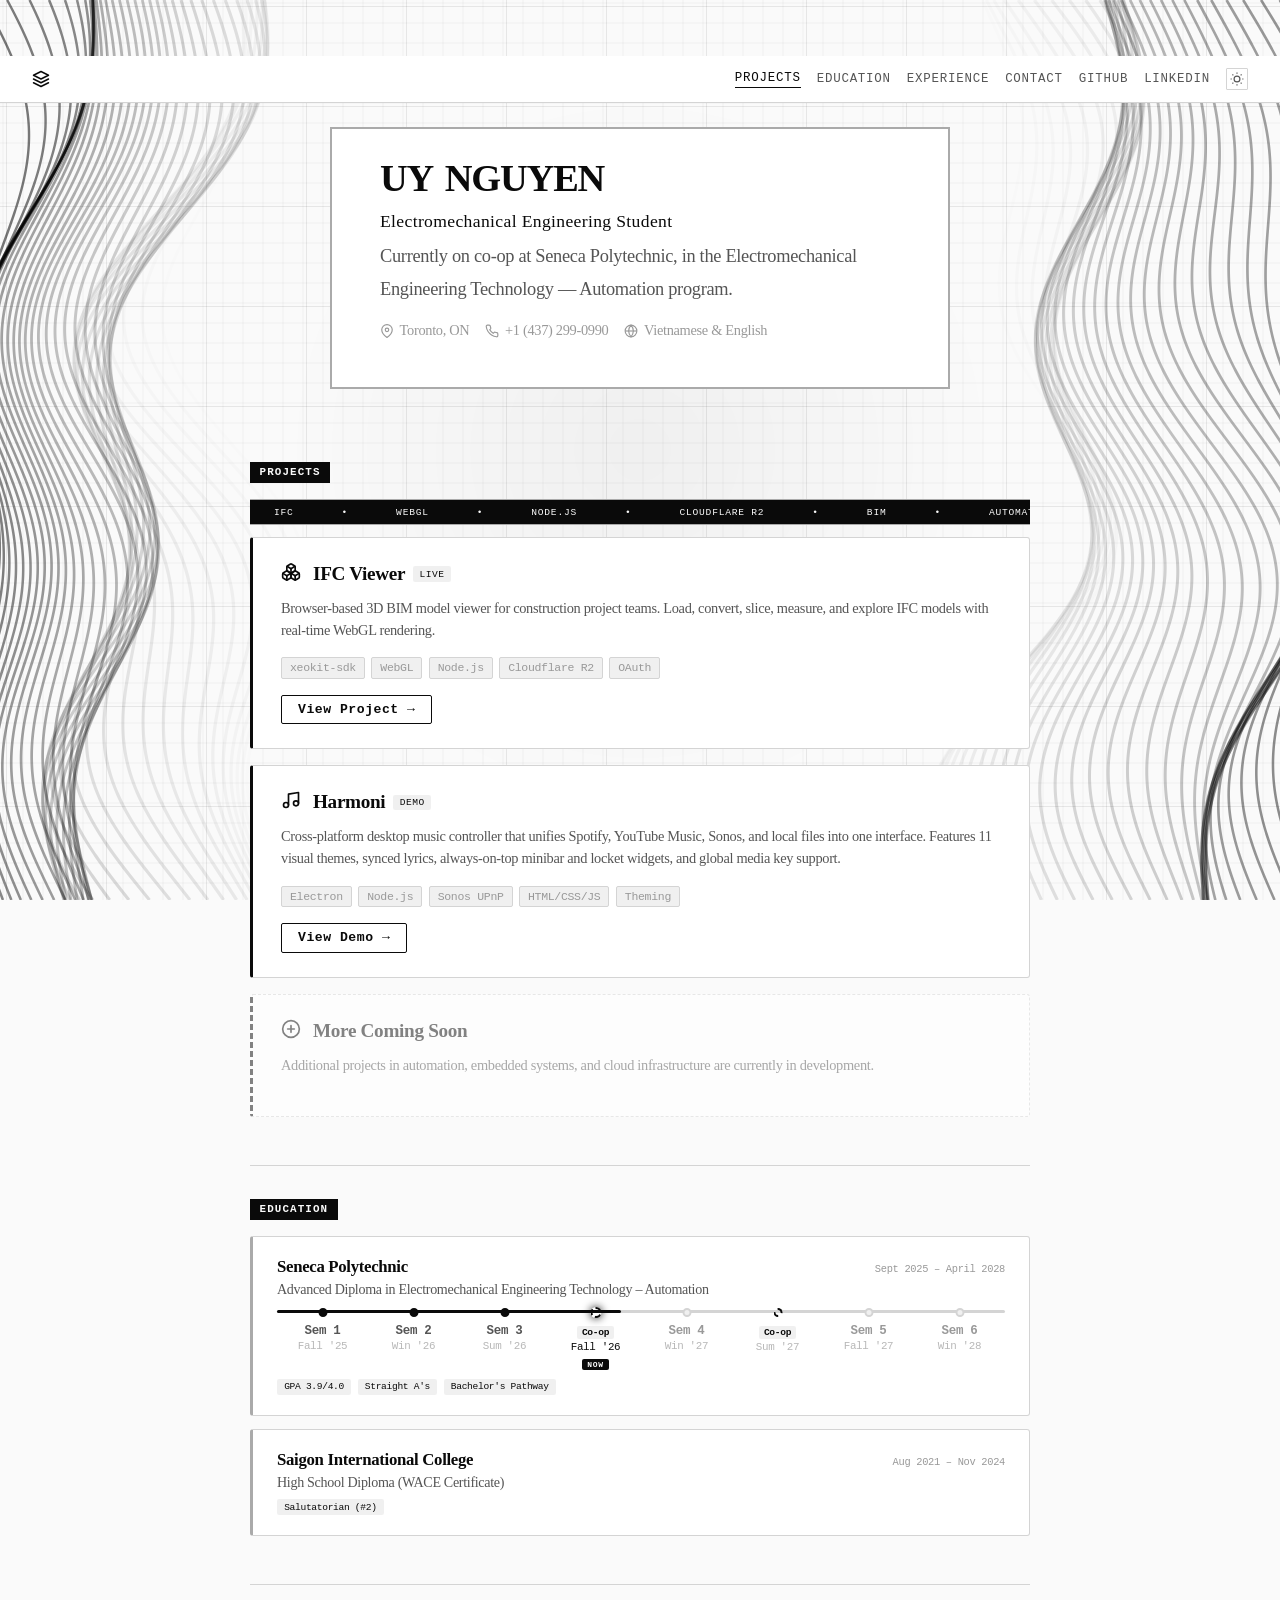
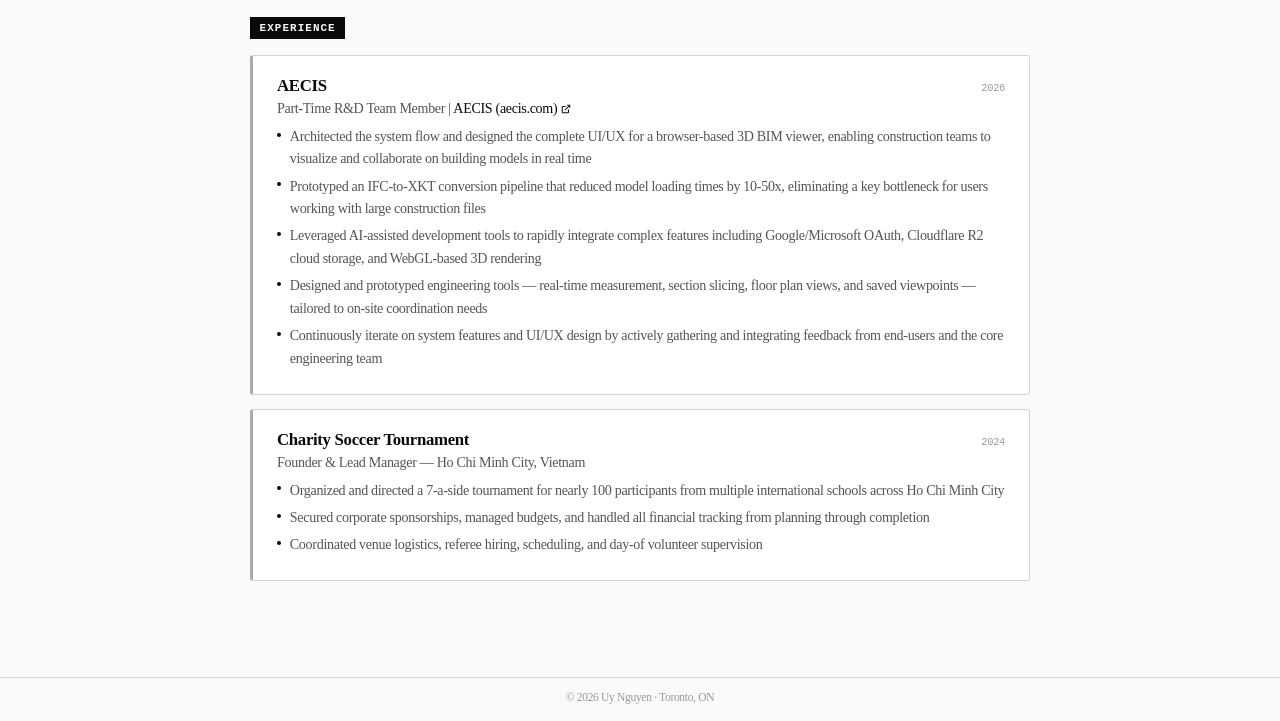
<file: index.html>
<!DOCTYPE html>
<html lang="en" style="scroll-behavior: smooth;">
<head>
    <meta charset="UTF-8">
    <meta name="viewport" content="width=device-width, initial-scale=1.0">
    <title>Uy Nguyen</title>
    <meta name="description" content="Uy Nguyen — Electromechanical Engineering & Software Development. Building tools for construction, engineering, and the built environment.">
    <meta name="author" content="Uy Nguyen">
    <meta property="og:title" content="Uy Nguyen — Portfolio">
    <meta property="og:description" content="Electromechanical Engineering & Software Development. 3D visualization, cloud infrastructure, and system integration.">
    <meta property="og:type" content="website">
    <meta property="og:url" content="https://uynguyen.cloud">
    <meta name="twitter:card" content="summary">
    <meta name="twitter:title" content="Uy Nguyen — Portfolio">
    <meta name="twitter:description" content="Electromechanical Engineering & Software Development.">
    <link rel="icon" id="favicon" type="image/svg+xml" href="data:image/svg+xml,%3Csvg xmlns='http://www.w3.org/2000/svg' viewBox='0 0 24 24' fill='none' stroke='%23222' stroke-width='2'%3E%3Cpolygon points='12 2 2 7 12 12 22 7 12 2'/%3E%3Cpolyline points='2 17 12 22 22 17'/%3E%3Cpolyline points='2 12 12 17 22 12'/%3E%3C/svg%3E">
    <script>
        // Adaptive favicon: dark stroke for light tabs, white stroke for dark tabs
        (function() {
            var mq = window.matchMedia('(prefers-color-scheme: dark)');
            function setFavicon(dark) {
                var color = dark ? '%23fff' : '%23222';
                document.getElementById('favicon').href = "data:image/svg+xml,%3Csvg xmlns='http://www.w3.org/2000/svg' viewBox='0 0 24 24' fill='none' stroke='" + color + "' stroke-width='2'%3E%3Cpolygon points='12 2 2 7 12 12 22 7 12 2'/%3E%3Cpolyline points='2 17 12 22 22 17'/%3E%3Cpolyline points='2 12 12 17 22 12'/%3E%3C/svg%3E";
            }
            setFavicon(mq.matches);
            mq.addEventListener('change', function(e) { setFavicon(e.matches); });
        })();
    </script>
    <link rel="stylesheet" href="style.css">
    <script>
        // Theme initialization — runs before paint
        (function() {
            const saved = localStorage.getItem('portfolio-theme');
            if (saved === 'light' || (!saved && window.matchMedia('(prefers-color-scheme: light)').matches)) {
                document.documentElement.classList.add('theme-light');
            }
        })();
    </script>
</head>
<body>

    <!-- Interactive wave canvas (full-screen, sides only) -->
    <canvas id="wave-canvas" aria-hidden="true"></canvas>

    <!-- Header (fixed to viewport) -->
    <header class="header">
        <div class="header-left">
            <svg width="18" height="18" viewBox="0 0 24 24" fill="none" stroke="currentColor" stroke-width="2" stroke-linecap="round" stroke-linejoin="round">
                <polygon points="12 2 2 7 12 12 22 7 12 2"></polygon>
                <polyline points="2 17 12 22 22 17"></polyline>
                <polyline points="2 12 12 17 22 12"></polyline>
            </svg>
        </div>
        <div class="header-right">
            <a href="#projects" class="header-link nav-link">Projects</a>
            <a href="#education" class="header-link nav-link">Education</a>
            <a href="#experience" class="header-link nav-link">Experience</a>
            <a href="#" class="header-link contact-copy" id="contact-link" title="Click to copy email" onclick="event.preventDefault(); (function(){ var el=document.getElementById('contact-link'); var live=document.getElementById('copy-announce'); function done(){ el.textContent='Copied!'; live.textContent='Email copied to clipboard'; setTimeout(function(){ el.textContent='Contact'; live.textContent=''; }, 2000); } if (navigator.clipboard && navigator.clipboard.writeText) { navigator.clipboard.writeText('uy@toananh.com').then(done).catch(function(){}); } else { try { var t=document.createElement('textarea'); t.value='uy@toananh.com'; t.style.position='fixed'; t.style.opacity='0'; document.body.appendChild(t); t.select(); document.execCommand('copy'); document.body.removeChild(t); done(); } catch(e){} } })();">Contact</a>
            <a href="https://github.com/uyattoananh" class="header-link" target="_blank" rel="noopener">GitHub</a>
            <a href="https://www.linkedin.com/in/uy-nguyen-40aa85375/" class="header-link" target="_blank" rel="noopener">LinkedIn</a>
            <button id="theme-toggle" class="btn-theme-toggle" title="Toggle theme" aria-label="Toggle theme">
                <svg class="icon-dark" width="14" height="14" viewBox="0 0 24 24" fill="none" stroke="currentColor" stroke-width="2"><path d="M21 12.79A9 9 0 1 1 11.21 3 7 7 0 0 0 21 12.79z"></path></svg>
                <svg class="icon-light" width="14" height="14" viewBox="0 0 24 24" fill="none" stroke="currentColor" stroke-width="2"><circle cx="12" cy="12" r="5"></circle><line x1="12" y1="1" x2="12" y2="3"></line><line x1="12" y1="21" x2="12" y2="23"></line><line x1="4.22" y1="4.22" x2="5.64" y2="5.64"></line><line x1="18.36" y1="18.36" x2="19.78" y2="19.78"></line><line x1="1" y1="12" x2="3" y2="12"></line><line x1="21" y1="12" x2="23" y2="12"></line><line x1="4.22" y1="19.78" x2="5.64" y2="18.36"></line><line x1="18.36" y1="5.64" x2="19.78" y2="4.22"></line></svg>
            </button>
        </div>
    </header>

    <!-- Framed hero area -->
    <div class="hero-frame">

        <!-- Hero -->
        <section class="hero">
            <h1 class="hero-title">Uy Nguyen</h1>
            <p class="hero-role">Electromechanical Engineering Student</p>
            <p class="hero-subtitle" id="hero-semester">Currently in my second semester at Seneca Polytechnic, studying Electromechanical Engineering Technology — Automation.</p>
            <div class="hero-details">
                <span class="hero-detail">
                    <svg width="14" height="14" viewBox="0 0 24 24" fill="none" stroke="currentColor" stroke-width="2"><path d="M21 10c0 7-9 13-9 13s-9-6-9-13a9 9 0 0 1 18 0z"></path><circle cx="12" cy="10" r="3"></circle></svg>
                    Toronto, ON
                </span>
                <span class="hero-detail">
                    <svg width="14" height="14" viewBox="0 0 24 24" fill="none" stroke="currentColor" stroke-width="2"><path d="M22 16.92v3a2 2 0 0 1-2.18 2 19.79 19.79 0 0 1-8.63-3.07 19.5 19.5 0 0 1-6-6 19.79 19.79 0 0 1-3.07-8.67A2 2 0 0 1 4.11 2h3a2 2 0 0 1 2 1.72c.127.96.361 1.903.7 2.81a2 2 0 0 1-.45 2.11L8.09 9.91a16 16 0 0 0 6 6l1.27-1.27a2 2 0 0 1 2.11-.45c.907.339 1.85.573 2.81.7A2 2 0 0 1 22 16.92z"></path></svg>
                    +1 (437) 299-0990
                </span>
                <span class="hero-detail">
                    <svg width="14" height="14" viewBox="0 0 24 24" fill="none" stroke="currentColor" stroke-width="2"><circle cx="12" cy="12" r="10"></circle><line x1="2" y1="12" x2="22" y2="12"></line><path d="M12 2a15.3 15.3 0 0 1 4 10 15.3 15.3 0 0 1-4 10 15.3 15.3 0 0 1-4-10 15.3 15.3 0 0 1 4-10z"></path></svg>
                    Vietnamese &amp; English
                </span>
            </div>
        </section>

    </div><!-- /.hero-frame -->

    <!-- Aria-live for clipboard announcements -->
    <div id="copy-announce" aria-live="polite" class="sr-only"></div>

    <!-- Main content -->
    <main class="main">

        <!-- Projects -->
        <section class="section" id="projects">
            <h2 class="section-title">Projects</h2>

            <!-- Marquee ticker -->
            <div class="marquee" aria-hidden="true">
                <div class="marquee-inner">
                    <span>IFC</span><span>•</span><span>WEBGL</span><span>•</span><span>NODE.JS</span><span>•</span><span>CLOUDFLARE R2</span><span>•</span><span>BIM</span><span>•</span><span>AUTOMATION</span><span>•</span><span>OAUTH</span><span>•</span><span>3D VISUALIZATION</span><span>•</span><span>SYSTEM INTEGRATION</span><span>•</span>
                    <span>IFC</span><span>•</span><span>WEBGL</span><span>•</span><span>NODE.JS</span><span>•</span><span>CLOUDFLARE R2</span><span>•</span><span>BIM</span><span>•</span><span>AUTOMATION</span><span>•</span><span>OAUTH</span><span>•</span><span>3D VISUALIZATION</span><span>•</span><span>SYSTEM INTEGRATION</span><span>•</span>
                </div>
            </div>

            <a href="https://ifc-viewer.uynguyen.cloud" class="project-card" target="_blank" rel="noopener">
                <div class="project-header">
                    <div class="project-icon">
                        <svg width="20" height="20" viewBox="0 0 24 24" fill="none" stroke="currentColor" stroke-width="2" stroke-linecap="round" stroke-linejoin="round">
                            <path d="M2.97 12.92A2 2 0 0 0 2 14.63v3.24a2 2 0 0 0 .97 1.71l3 1.8a2 2 0 0 0 2.06 0L12 19v-5.5l-5-3-4.03 2.42Z"></path>
                            <path d="m7 16.5-4.74-2.85"></path>
                            <path d="m7 16.5 5-3"></path>
                            <path d="M7 16.5v5.17"></path>
                            <path d="M12 13.5V19l3.97 2.38a2 2 0 0 0 2.06 0l3-1.8a2 2 0 0 0 .97-1.71v-3.24a2 2 0 0 0-.97-1.71L17 10.5l-5 3Z"></path>
                            <path d="m17 16.5-5-3"></path>
                            <path d="m17 16.5 4.74-2.85"></path>
                            <path d="M17 16.5v5.17"></path>
                            <path d="M7.97 4.42A2 2 0 0 0 7 6.13v4.37l5 3 5-3V6.13a2 2 0 0 0-.97-1.71l-3-1.8a2 2 0 0 0-2.06 0l-3 1.8Z"></path>
                            <path d="M12 8 7.26 5.15"></path>
                            <path d="m12 8 4.74-2.85"></path>
                            <path d="M12 13.5V8"></path>
                        </svg>
                    </div>
                    <div class="project-info">
                        <h3 class="project-name">IFC Viewer</h3>
                        <span class="project-status">Live</span>
                    </div>
                </div>
                <p class="project-desc">Browser-based 3D BIM model viewer for construction project teams. Load, convert, slice, measure, and explore IFC models with real-time WebGL rendering.</p>
                <div class="project-tags">
                    <span class="tag">xeokit-sdk</span>
                    <span class="tag">WebGL</span>
                    <span class="tag">Node.js</span>
                    <span class="tag">Cloudflare R2</span>
                    <span class="tag">OAuth</span>
                </div>
                <span class="project-link">View Project &rarr;</span>
            </a>

            <a href="https://harmoni.uynguyen.cloud" class="project-card" target="_blank" rel="noopener">
                <div class="project-header">
                    <div class="project-icon">
                        <svg width="20" height="20" viewBox="0 0 24 24" fill="none" stroke="currentColor" stroke-width="2" stroke-linecap="round" stroke-linejoin="round">
                            <path d="M9 18V5l12-2v13"></path>
                            <circle cx="6" cy="18" r="3"></circle>
                            <circle cx="18" cy="16" r="3"></circle>
                        </svg>
                    </div>
                    <div class="project-info">
                        <h3 class="project-name">Harmoni</h3>
                        <span class="project-status">Demo</span>
                    </div>
                </div>
                <p class="project-desc">Cross-platform desktop music controller that unifies Spotify, YouTube Music, Sonos, and local files into one interface. Features 11 visual themes, synced lyrics, always-on-top minibar and locket widgets, and global media key support.</p>
                <div class="project-tags">
                    <span class="tag">Electron</span>
                    <span class="tag">Node.js</span>
                    <span class="tag">Sonos UPnP</span>
                    <span class="tag">HTML/CSS/JS</span>
                    <span class="tag">Theming</span>
                </div>
                <span class="project-link">View Demo &rarr;</span>
            </a>

            <div class="project-card project-placeholder">
                <div class="project-header">
                    <div class="project-icon">
                        <svg width="20" height="20" viewBox="0 0 24 24" fill="none" stroke="currentColor" stroke-width="2" stroke-linecap="round" stroke-linejoin="round">
                            <circle cx="12" cy="12" r="10"></circle>
                            <line x1="12" y1="8" x2="12" y2="16"></line>
                            <line x1="8" y1="12" x2="16" y2="12"></line>
                        </svg>
                    </div>
                    <div class="project-info">
                        <h3 class="project-name">More Coming Soon</h3>
                    </div>
                </div>
                <p class="project-desc">Additional projects in automation, embedded systems, and cloud infrastructure are currently in development.</p>
            </div>
        </section>

        <!-- Education -->
        <section class="section" id="education">
            <h2 class="section-title">Education</h2>

            <div class="entry">
                <div class="entry-header">
                    <h3 class="entry-name">Seneca Polytechnic</h3>
                    <span class="entry-date">Sept 2025 – April 2028</span>
                </div>
                <p class="entry-subtitle">Advanced Diploma in Electromechanical Engineering Technology – Automation</p>

                <!-- Semester timeline: 6 semesters + 2 co-op blocks -->
                <div class="timeline">
                    <div class="timeline-track">
                        <div class="timeline-progress" style="width: 18.75%"></div>
                    </div>
                    <div class="timeline-steps">
                        <div class="tl-step completed"><span class="tl-dot"></span><span class="tl-name">Sem 1</span><span class="tl-sub">Fall '25</span></div>
                        <div class="tl-step current"><span class="tl-dot"></span><span class="tl-name">Sem 2</span><span class="tl-sub">Win '26</span><span class="tl-now">NOW</span></div>
                        <div class="tl-step"><span class="tl-dot"></span><span class="tl-name">Sem 3</span><span class="tl-sub">Sum '26</span></div>
                        <div class="tl-step coop"><span class="tl-dot"></span><span class="tl-name">Co-op</span><span class="tl-sub">Fall '26</span></div>
                        <div class="tl-step"><span class="tl-dot"></span><span class="tl-name">Sem 4</span><span class="tl-sub">Win '27</span></div>
                        <div class="tl-step coop"><span class="tl-dot"></span><span class="tl-name">Co-op</span><span class="tl-sub">Sum '27</span></div>
                        <div class="tl-step"><span class="tl-dot"></span><span class="tl-name">Sem 5</span><span class="tl-sub">Fall '27</span></div>
                        <div class="tl-step"><span class="tl-dot"></span><span class="tl-name">Sem 6</span><span class="tl-sub">Win '28</span></div>
                    </div>
                </div>

                <div class="entry-highlights">
                    <span class="highlight">GPA 3.9/4.0</span>
                    <span class="highlight">Straight A's</span>
                    <span class="highlight">Bachelor's Pathway</span>
                </div>
            </div>

            <div class="entry">
                <div class="entry-header">
                    <h3 class="entry-name">Saigon International College</h3>
                    <span class="entry-date">Aug 2021 – Nov 2024</span>
                </div>
                <p class="entry-subtitle">High School Diploma (WACE Certificate)</p>
                <div class="entry-highlights">
                    <span class="highlight">Salutatorian (#2)</span>
                </div>
            </div>
        </section>

        <!-- Experience -->
        <section class="section" id="experience">
            <h2 class="section-title">Experience</h2>

            <div class="entry">
                <div class="entry-header">
                    <h3 class="entry-name">AECIS</h3>
                    <span class="entry-date">2026</span>
                </div>
                <p class="entry-subtitle">Part-Time R&amp;D Team Member | <a href="https://aecis.com" target="_blank" rel="noopener">AECIS (aecis.com) <svg width="10" height="10" viewBox="0 0 24 24" fill="none" stroke="currentColor" stroke-width="2.5" style="vertical-align: -1px;"><path d="M18 13v6a2 2 0 0 1-2 2H5a2 2 0 0 1-2-2V8a2 2 0 0 1 2-2h6"></path><polyline points="15 3 21 3 21 9"></polyline><line x1="10" y1="14" x2="21" y2="3"></line></svg></a></p>
                <ul class="entry-list">
                    <li>Architected the system flow and designed the complete UI/UX for a browser-based 3D BIM viewer, enabling construction teams to visualize and collaborate on building models in real time</li>
                    <li>Prototyped an IFC-to-XKT conversion pipeline that reduced model loading times by 10-50x, eliminating a key bottleneck for users working with large construction files</li>
                    <li>Leveraged AI-assisted development tools to rapidly integrate complex features including Google/Microsoft OAuth, Cloudflare R2 cloud storage, and WebGL-based 3D rendering</li>
                    <li>Designed and prototyped engineering tools — real-time measurement, section slicing, floor plan views, and saved viewpoints — tailored to on-site coordination needs</li>
                    <li>Continuously iterate on system features and UI/UX design by actively gathering and integrating feedback from end-users and the core engineering team</li>
                </ul>
            </div>

            <div class="entry">
                <div class="entry-header">
                    <h3 class="entry-name">Charity Soccer Tournament</h3>
                    <span class="entry-date">2024</span>
                </div>
                <p class="entry-subtitle">Founder &amp; Lead Manager — Ho Chi Minh City, Vietnam</p>
                <ul class="entry-list">
                    <li>Organized and directed a 7-a-side tournament for nearly 100 participants from multiple international schools across Ho Chi Minh City</li>
                    <li>Secured corporate sponsorships, managed budgets, and handled all financial tracking from planning through completion</li>
                    <li>Coordinated venue logistics, referee hiring, scheduling, and day-of volunteer supervision</li>
                </ul>
            </div>
        </section>
    </main>

    <!-- Back to top -->
    <button id="back-to-top" class="btn-back-top" title="Back to top" aria-label="Back to top">
        <svg width="16" height="16" viewBox="0 0 24 24" fill="none" stroke="currentColor" stroke-width="2.5" stroke-linecap="round" stroke-linejoin="round"><polyline points="18 15 12 9 6 15"></polyline></svg>
    </button>

    <!-- Footer -->
    <footer class="footer">
        <span>&copy; <script>document.write(new Date().getFullYear())</script> Uy Nguyen &middot; Toronto, ON</span>
    </footer>

    <script>
        const toggle = document.getElementById('theme-toggle');
        toggle.addEventListener('click', () => {
            document.documentElement.classList.toggle('theme-light');
            const isLight = document.documentElement.classList.contains('theme-light');
            localStorage.setItem('portfolio-theme', isLight ? 'light' : 'dark');
        });

        // Split hero title into individual letter spans, flip one random letter at a time
        var heroTitle = document.querySelector('.hero-title');
        if (heroTitle) {
            var text = heroTitle.textContent;
            heroTitle.innerHTML = '';
            var letters = [];
            var allSpans = [];
            for (var i = 0; i < text.length; i++) {
                if (text[i] === ' ') {
                    var space = document.createElement('span');
                    space.className = 'letter-space';
                    heroTitle.appendChild(space);
                    allSpans.push(space);
                } else {
                    var span = document.createElement('span');
                    span.className = 'letter';
                    span.style.opacity = '0';
                    span.textContent = text[i];
                    heroTitle.appendChild(span);
                    letters.push(span);
                    allSpans.push(span);
                }
            }
            // Typing entrance: reveal letters one by one
            var typingDelay = 80;
            var totalTypingTime = allSpans.length * typingDelay;
            allSpans.forEach(function(el, idx) {
                setTimeout(function() {
                    el.style.opacity = '1';
                }, idx * typingDelay);
            });
            // Flip one random letter every 4-7 seconds, starts after typing finishes
            function flipRandomLetter() {
                var idx = Math.floor(Math.random() * letters.length);
                var el = letters[idx];
                var axis = Math.random() < 0.5 ? 'flip-x' : 'flip-y';
                el.classList.add(axis);
                setTimeout(function() {
                    el.classList.remove(axis);
                }, 1000);
                var next = 4000 + Math.random() * 3000;
                setTimeout(flipRandomLetter, next);
            }
            setTimeout(flipRandomLetter, totalTypingTime + 500);
        }

        // --- Auto-update semester timeline and hero text ---
        (function() {
            // Define the 8 terms in order: [label, season, startMonth, startYear, endMonth, endYear, isCoop]
            var terms = [
                { name: 'Sem 1', sub: "Fall '25", start: [2025, 8],  end: [2025, 11], coop: false, sem: 1 },
                { name: 'Sem 2', sub: "Win '26", start: [2026, 0],  end: [2026, 3],  coop: false, sem: 2 },
                { name: 'Sem 3', sub: "Sum '26", start: [2026, 4],  end: [2026, 7],  coop: false, sem: 3 },
                { name: 'Co-op', sub: "Fall '26", start: [2026, 8],  end: [2026, 11], coop: true,  sem: 0 },
                { name: 'Sem 4', sub: "Win '27", start: [2027, 0],  end: [2027, 3],  coop: false, sem: 4 },
                { name: 'Co-op', sub: "Sum '27", start: [2027, 4],  end: [2027, 7],  coop: true,  sem: 0 },
                { name: 'Sem 5', sub: "Fall '27", start: [2027, 8],  end: [2027, 11], coop: false, sem: 5 },
                { name: 'Sem 6', sub: "Win '28", start: [2028, 0],  end: [2028, 3],  coop: false, sem: 6 }
            ];

            var ordinals = ['', 'first', 'second', 'third', 'fourth', 'fifth', 'sixth'];
            var now = new Date();
            var currentIndex = -1;

            // Find current or most recent term
            for (var i = 0; i < terms.length; i++) {
                var s = new Date(terms[i].start[0], terms[i].start[1], 1);
                var e = new Date(terms[i].end[0], terms[i].end[1] + 1, 0);
                if (now >= s && now <= e) { currentIndex = i; break; }
                if (now > e) { currentIndex = i; } // most recent completed
            }

            if (currentIndex < 0) currentIndex = 0;

            var t = terms[currentIndex];
            var isActive = now >= new Date(t.start[0], t.start[1], 1) &&
                           now <= new Date(t.end[0], t.end[1] + 1, 0);

            // Update hero subtitle
            var heroSem = document.getElementById('hero-semester');
            if (heroSem) {
                if (t.coop) {
                    heroSem.textContent = 'Currently on co-op at Seneca Polytechnic, in the Electromechanical Engineering Technology \u2014 Automation program.';
                } else if (isActive) {
                    heroSem.textContent = 'Currently in my ' + ordinals[t.sem] + ' semester at Seneca Polytechnic, studying Electromechanical Engineering Technology \u2014 Automation.';
                } else if (currentIndex >= terms.length - 1) {
                    heroSem.textContent = 'Graduate of Seneca Polytechnic \u2014 Electromechanical Engineering Technology, Automation.';
                } else {
                    heroSem.textContent = 'Studying Electromechanical Engineering Technology \u2014 Automation at Seneca Polytechnic.';
                }
            }

            // Update timeline steps
            var steps = document.querySelectorAll('.tl-step');
            var progressBar = document.querySelector('.timeline-progress');

            steps.forEach(function(step, i) {
                step.classList.remove('completed', 'current');
                var nowBadge = step.querySelector('.tl-now');
                if (nowBadge) nowBadge.remove();

                if (i < currentIndex) {
                    step.classList.add('completed');
                } else if (i === currentIndex) {
                    step.classList.add(isActive ? 'current' : 'completed');
                    if (isActive) {
                        var badge = document.createElement('span');
                        badge.className = 'tl-now';
                        badge.textContent = 'NOW';
                        step.appendChild(badge);
                    }
                }
            });

            // Update progress bar: fraction through the program
            if (progressBar) {
                var progress;
                if (isActive) {
                    var termStart = new Date(t.start[0], t.start[1], 1);
                    var termEnd = new Date(t.end[0], t.end[1] + 1, 0);
                    var termFraction = (now - termStart) / (termEnd - termStart);
                    progress = ((currentIndex + termFraction) / terms.length) * 100;
                } else {
                    progress = ((currentIndex + 1) / terms.length) * 100;
                }
                progressBar.style.setProperty('width', progress + '%', 'important');
                // Also update the animate target
                progressBar.setAttribute('data-target-width', progress + '%');
            }
        })();

        // --- Wave canvas (full-screen, masked to sides) ---
        (function() {
            var canvas = document.getElementById('wave-canvas');
            if (!canvas) return;
            var ctx = canvas.getContext('2d');
            var targetX = 0.5, targetY = 0.5;
            var mouseX = 0.5, mouseY = 0.5;
            var time = 0;
            var LINE_SPACING = 8;
            var w = 0, h = 0;
            var SIDE_WIDTH = 350;

            function resize() {
                w = window.innerWidth;
                h = window.innerHeight;
                var dpr = window.devicePixelRatio;
                canvas.width = w * dpr;
                canvas.height = h * dpr;
                ctx.setTransform(dpr, 0, 0, dpr, 0, 0);
                SIDE_WIDTH = Math.min(350, w * 0.28);
                document.documentElement.style.setProperty('--wave-side-width', SIDE_WIDTH + 'px');
            }
            resize();
            window.addEventListener('resize', resize);

            document.addEventListener('mousemove', function(e) {
                targetX = e.clientX / w;
                targetY = e.clientY / h;
            });

            function draw() {
                time += 0.006;
                mouseX += (targetX - mouseX) * 0.04;
                mouseY += (targetY - mouseY) * 0.04;

                ctx.clearRect(0, 0, w, h);

                var isLight = document.documentElement.classList.contains('theme-light');
                var lineCount = Math.ceil(w / LINE_SPACING);
                var scale = Math.min(w, 900) / 600;

                for (var i = 0; i < lineCount; i++) {
                    var baseX = i * LINE_SPACING;
                    var ni = baseX / w;

                    // Gradual fade: full opacity at edges, soft transition toward center
                    var edgeFade = 0;
                    if (baseX < SIDE_WIDTH) {
                        edgeFade = Math.pow(1 - (baseX / SIDE_WIDTH), 1.5);
                    } else if (baseX > w - SIDE_WIDTH) {
                        edgeFade = Math.pow(1 - ((w - baseX) / SIDE_WIDTH), 1.5);
                    }
                    if (edgeFade <= 0.01) continue;

                    ctx.beginPath();
                    for (var y = 0; y <= h; y += 2) {
                        var ny = y / h;

                        var aspect = w / h;
                        var dx = ni - mouseX;
                        var dy = (ny - mouseY) / aspect;
                        var dist = Math.sqrt(dx * dx + dy * dy);
                        var influence = Math.exp(-dist * dist * 3);

                        // Strong base waves — always active
                        var wave = Math.sin(ny * 5 + time + i * 0.25) * 22 * scale;
                        wave += Math.sin(ny * 2.5 + time * 0.7 + i * 0.12) * 15 * scale;
                        wave += Math.sin(ny * 8 + time * 1.5 + i * 0.4) * 8 * scale;
                        wave += Math.sin(ny * 1.5 + time * 0.4 + i * 0.08) * 12 * scale;

                        // Mouse 3D bulge — wider range, stronger effect
                        var angle = Math.atan2(dy, dx);
                        wave += influence * Math.cos(angle) * 80 * scale;
                        wave += influence * Math.sin(ny * 12 + time * 3) * 40 * scale;

                        var px = baseX + wave;
                        if (y === 0) ctx.moveTo(px, y);
                        else ctx.lineTo(px, y);
                    }

                    var baseDist = Math.abs(ni - mouseX);
                    var proxAlpha = Math.min(1, 0.8 + Math.exp(-baseDist * baseDist * 4) * 0.2);
                    var lineWidth = 1.5 + Math.exp(-baseDist * baseDist * 4) * 2.5;

                    proxAlpha *= edgeFade;

                    if (isLight) {
                        ctx.strokeStyle = 'rgba(0,0,0,' + (proxAlpha * 0.6) + ')';
                    } else {
                        ctx.strokeStyle = 'rgba(255,255,255,' + (proxAlpha * 0.45) + ')';
                    }
                    ctx.lineWidth = lineWidth;
                    ctx.stroke();
                }
                requestAnimationFrame(draw);
            }
            requestAnimationFrame(draw);
        })();

        // --- Interactive effects ---

        // Mouse-tracking for parallax grid + radial glow
        let ticking = false;
        document.addEventListener('mousemove', function(e) {
            if (ticking) return;
            ticking = true;
            requestAnimationFrame(function() {
                const x = (e.clientX / window.innerWidth) * 100;
                const y = (e.clientY / window.innerHeight) * 100;
                document.body.style.setProperty('--mouse-x', x);
                document.body.style.setProperty('--mouse-y', y);
                ticking = false;
            });
        });

        // Scroll-triggered reveal for sections and footer
        var revealTargets = document.querySelectorAll('.section, .footer');
        var observer = new IntersectionObserver(function(entries) {
            entries.forEach(function(entry) {
                if (entry.isIntersecting) {
                    entry.target.classList.add('visible');
                    observer.unobserve(entry.target);
                }
            });
        }, { threshold: 0.05, rootMargin: '0px 0px -30px 0px' });

        revealTargets.forEach(function(el, i) {
            // If already in viewport on load, reveal with stagger
            var vh = window.innerHeight || document.documentElement.clientHeight;
            var rect = el.getBoundingClientRect();
            if (vh > 0 && rect.top < vh && rect.bottom > 0) {
                setTimeout(function() { el.classList.add('visible'); }, 500 + i * 150);
            } else {
                observer.observe(el);
            }
        });

        // Back to top button
        var backBtn = document.getElementById('back-to-top');
        backBtn.addEventListener('click', function() {
            window.scrollTo({ top: 0, behavior: 'smooth' });
        });

        // Active nav indicator
        var navLinks = document.querySelectorAll('.nav-link');
        var sections = document.querySelectorAll('.section[id]');

        // Header auto-hide on scroll down, show on scroll up
        var header = document.querySelector('.header');
        var lastScrollY = 0;
        var headerHeight = header.offsetHeight;

        window.addEventListener('scroll', function() {
            var scrollY = window.scrollY;

            // Back to top visibility
            if (scrollY > 400) {
                backBtn.classList.add('show');
            } else {
                backBtn.classList.remove('show');
            }

            // Header show/hide
            if (scrollY > headerHeight) {
                if (scrollY > lastScrollY + 5) {
                    header.classList.add('header-hidden');
                } else if (scrollY < lastScrollY - 5) {
                    header.classList.remove('header-hidden');
                }
            } else {
                header.classList.remove('header-hidden');
            }
            lastScrollY = scrollY;

            // Active nav highlight
            var current = '';
            sections.forEach(function(sec) {
                var top = sec.offsetTop - 100;
                if (scrollY >= top) {
                    current = sec.getAttribute('id');
                }
            });
            navLinks.forEach(function(link) {
                link.classList.remove('active');
                if (link.getAttribute('href') === '#' + current) {
                    link.classList.add('active');
                }
            });
        });

        // 3D tilt on project card hover
        document.querySelectorAll('.project-card').forEach(function(card) {
            card.addEventListener('mousemove', function(e) {
                var rect = card.getBoundingClientRect();
                var cx = e.clientX - rect.left - rect.width / 2;
                var cy = e.clientY - rect.top - rect.height / 2;
                var rotateX = -(cy / rect.height) * 6;
                var rotateY = (cx / rect.width) * 6;
                card.style.transform = 'perspective(600px) rotateX(' + rotateX + 'deg) rotateY(' + rotateY + 'deg) translateY(-3px) scale(1.01)';
            });
            card.addEventListener('mouseleave', function() {
                card.style.transform = '';
            });
        });
    </script>

</body>
</html>
</file>
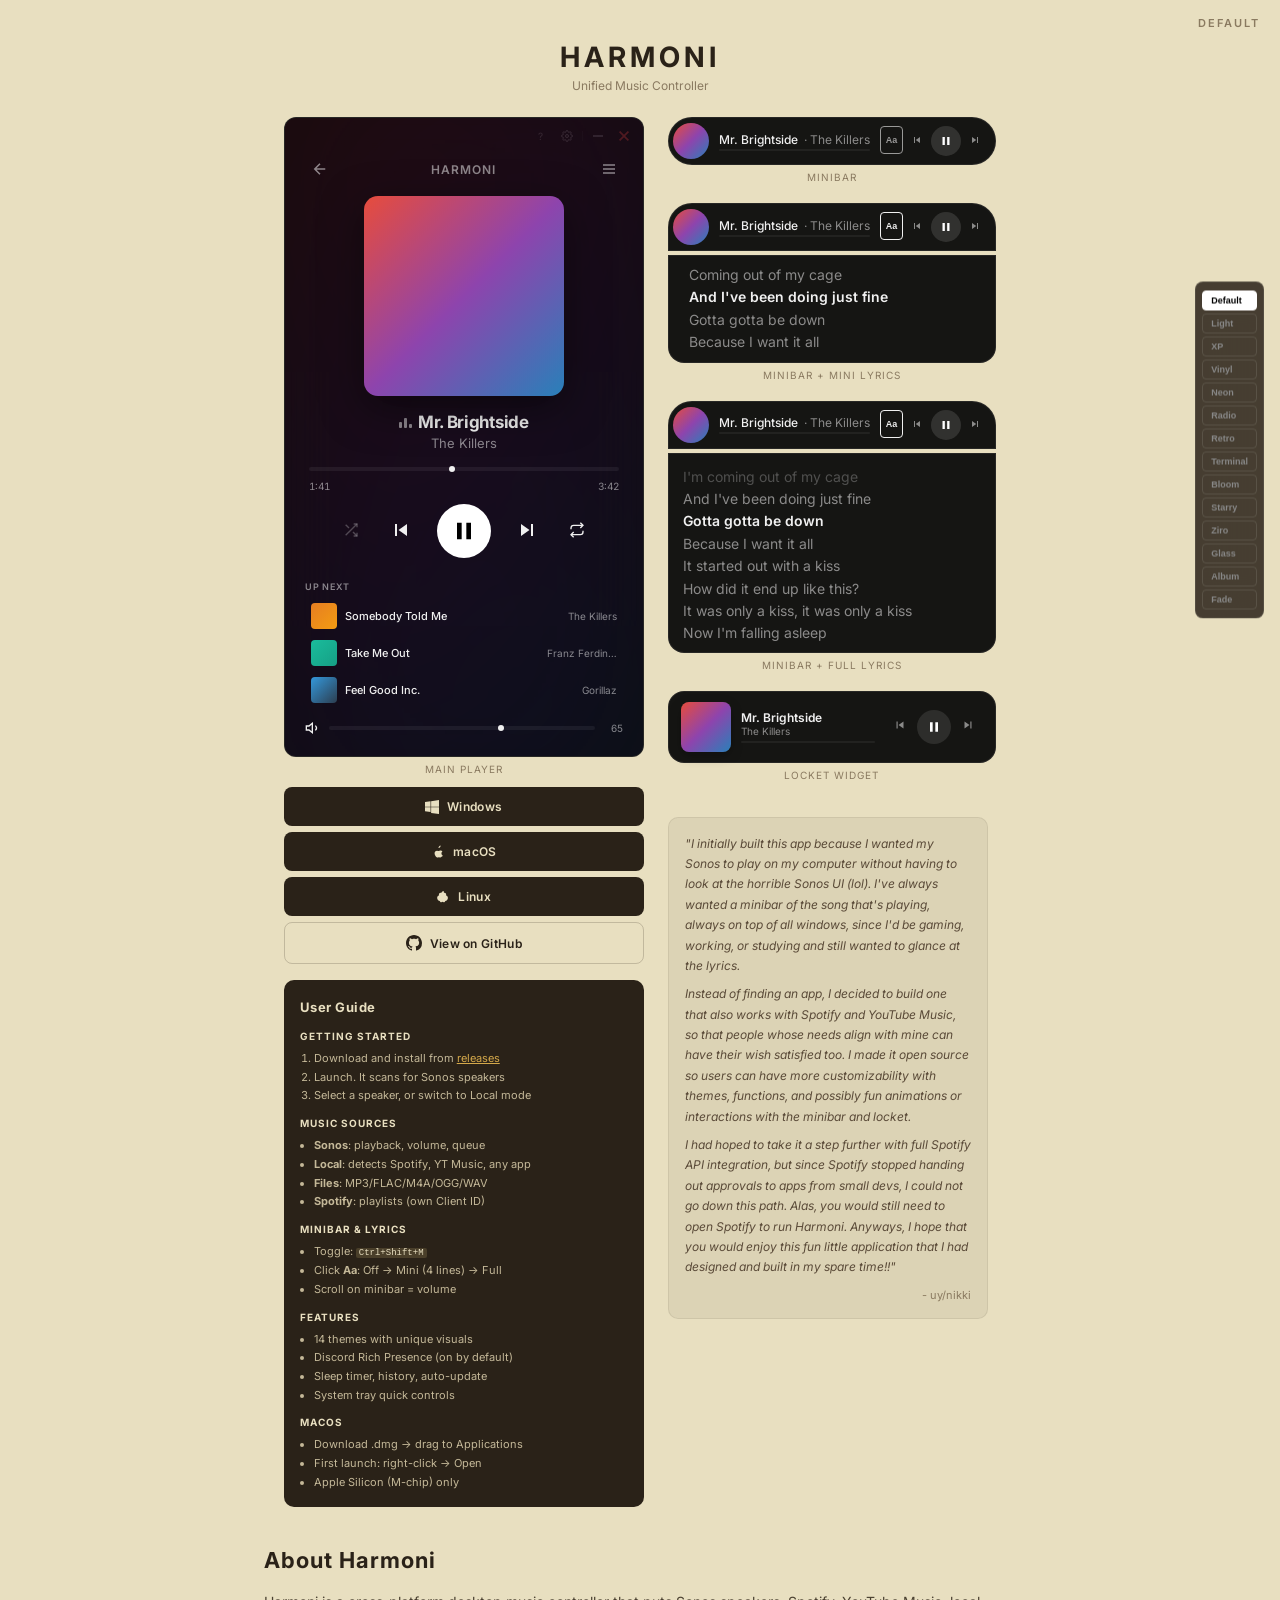
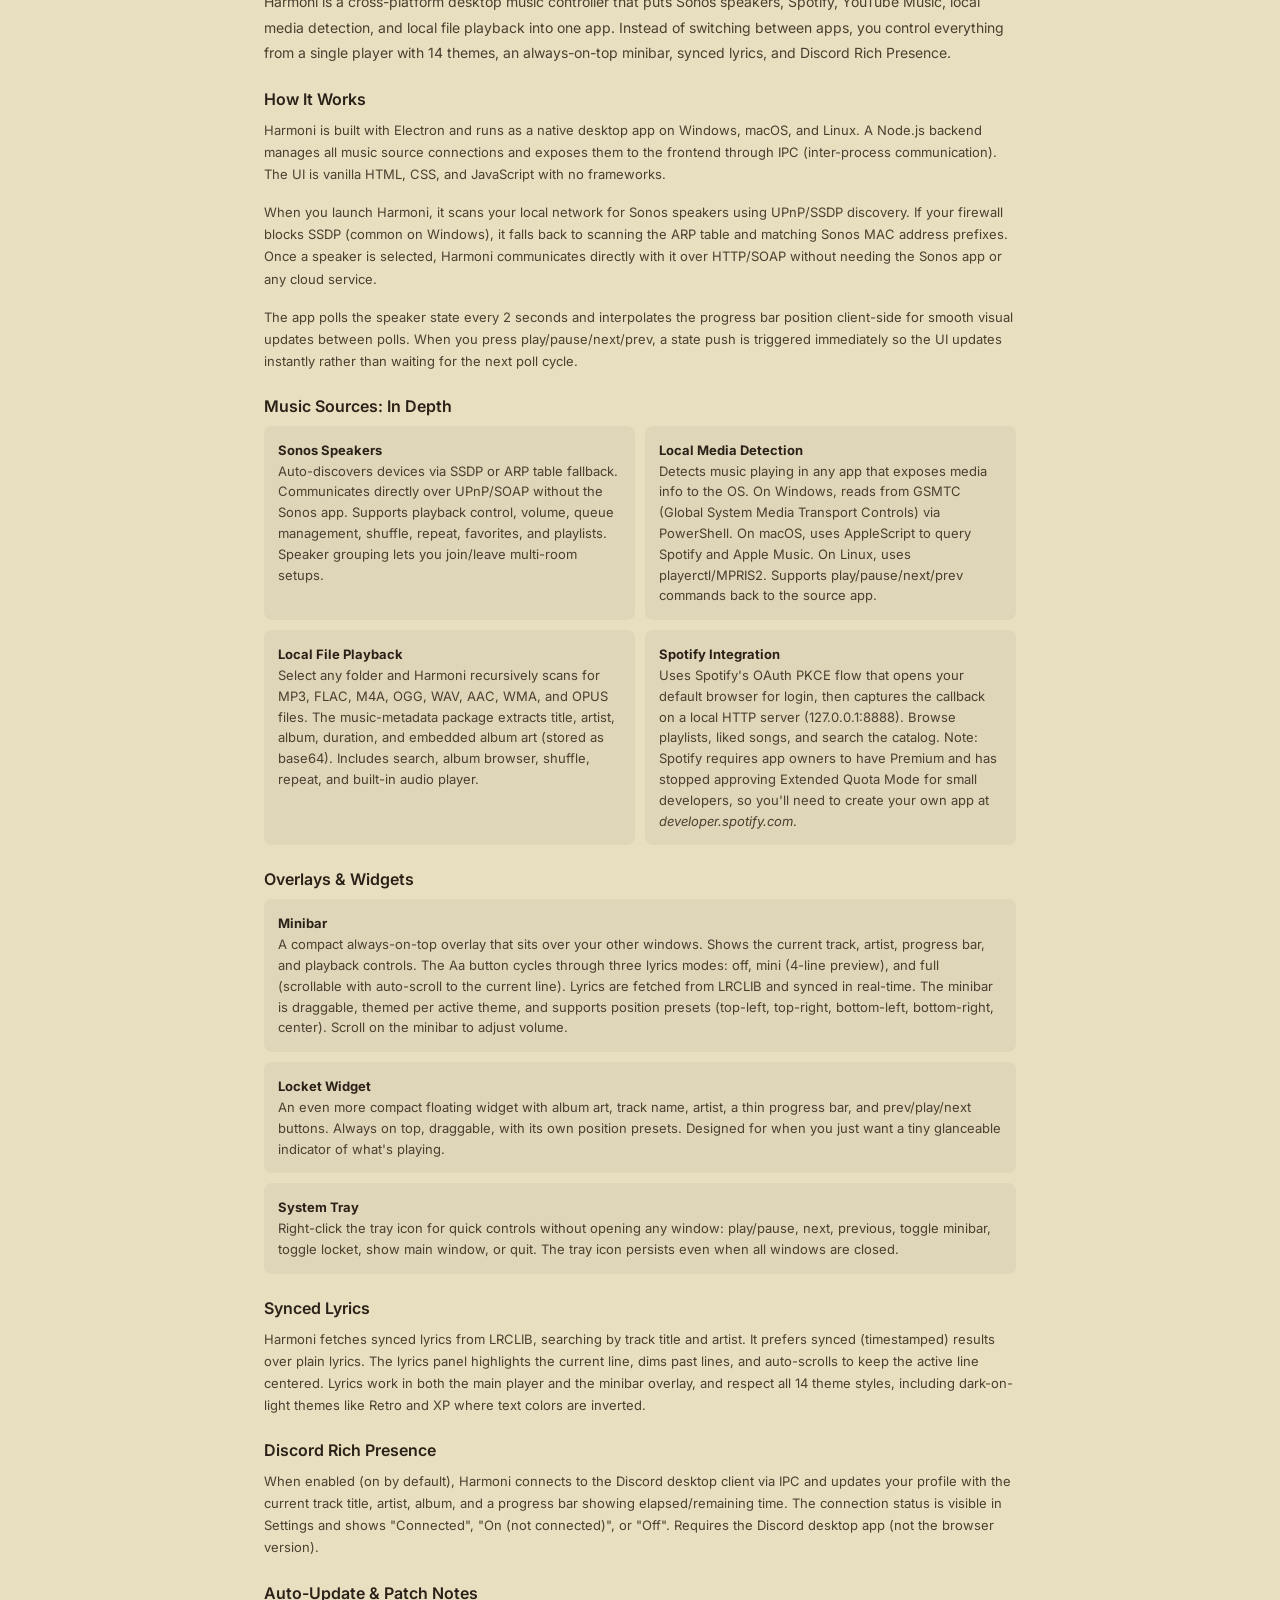
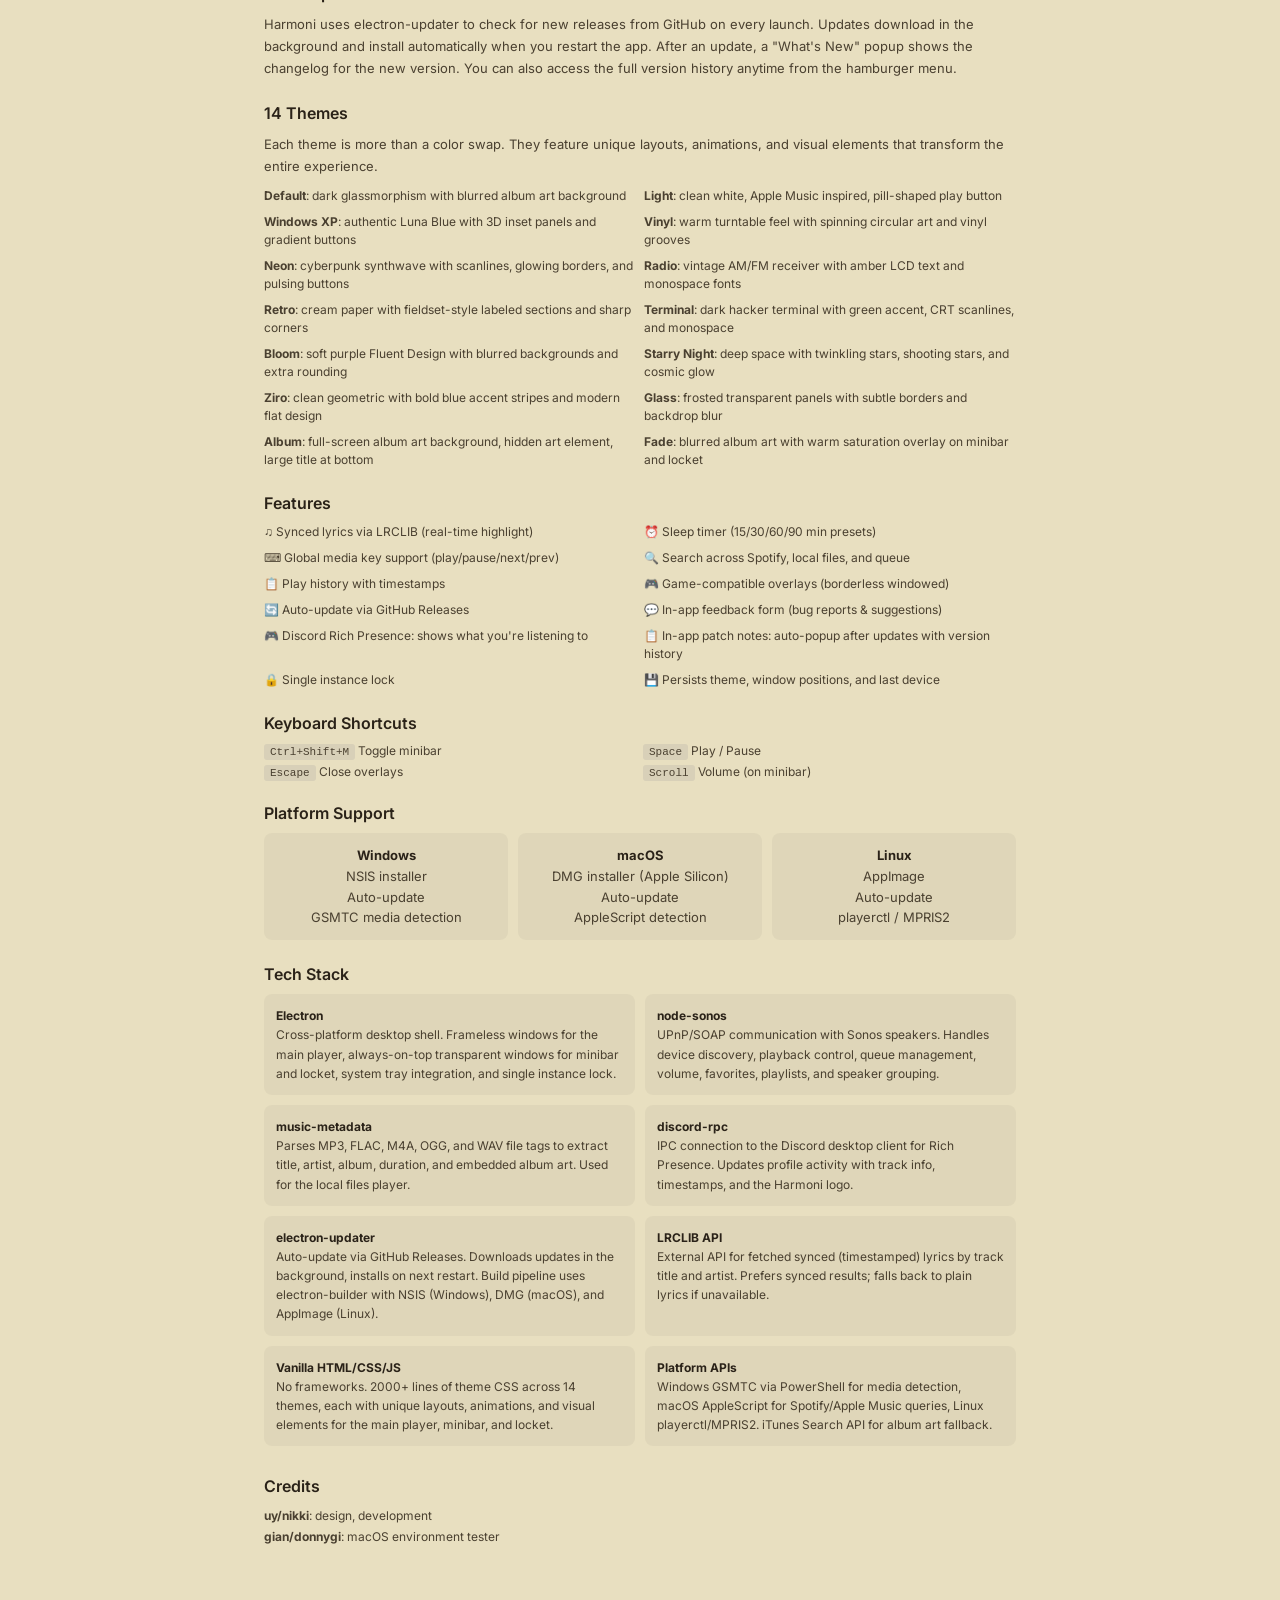
<file: demo/index.html>
<!DOCTYPE html>
<html lang="en">
<head>
  <meta charset="UTF-8">
  <meta name="viewport" content="width=device-width, initial-scale=1.0">
  <title>Harmoni - Demo</title>
  <link rel="preconnect" href="https://fonts.googleapis.com">
  <link rel="preconnect" href="https://fonts.gstatic.com" crossorigin>
  <link href="https://fonts.googleapis.com/css2?family=Inter:wght@300;400;500;600;700&family=JetBrains+Mono:wght@400;500;600;700&display=swap" rel="stylesheet">
  <style>
    * { margin: 0; padding: 0; box-sizing: border-box; }

    :root {
      --bg: rgba(10,10,10,0.95); --surface: rgba(255,255,255,0.06); --surface-hover: rgba(255,255,255,0.1);
      --border: rgba(255,255,255,0.08); --text: #f0f0f0; --text-dim: rgba(255,255,255,0.5);
      --play-btn-bg: #fff; --play-btn-color: #000; --font-family: 'Inter', sans-serif;
      --art-radius: 14px; --bar-radius: 24px; --page-bg: #e8dfc0;
    }

    html { height: auto; }
    body { min-height: 100vh; }
    body {
      font-family: var(--font-family); background: var(--page-bg); color: var(--text);
      display: flex; flex-direction: column; align-items: center;
      min-height: 100vh; padding: 40px 20px; transition: background 0.4s ease;
    }

    /* ── Branding ── */
    .brand { text-align: center; margin-bottom: 24px; }
    .brand h1 { font-size: 28px; font-weight: 700; letter-spacing: 4px; text-transform: uppercase; color: #2a2218; }
    .brand p { font-size: 12px; color: #8a7a60; margin-top: 4px; }

    /* ── Demo Layout ── */
    .demo-container { display: flex; gap: 24px; align-items: flex-start; flex-wrap: wrap; justify-content: center; }
    .demo-label { text-align: center; font-size: 10px; color: #8a7a60; margin-top: 6px; text-transform: uppercase; letter-spacing: 1px; }

    /* ── Transitions ── */
    .player, .minibar, .locket, .brand h1, .brand p, .demo-label {
      transition: all 0.35s ease;
    }

    /* ── Theme Name Display ── */
    .theme-display {
      position: fixed; top: 16px; right: 20px; font-size: 11px; font-weight: 600;
      color: #8a7a60; text-transform: uppercase; letter-spacing: 2px;
    }

    /* ── Main Player ── */
    .player {
      width: 360px; height: 640px; background: var(--bg); border: 1px solid var(--border);
      border-radius: 12px; display: flex; flex-direction: column; overflow: hidden;
      position: relative; backdrop-filter: blur(40px);
    }
    .player-bg {
      position: absolute; inset: 0; background: linear-gradient(135deg,#e74c3c,#8e44ad,#2980b9);
      filter: blur(80px) saturate(1.5) brightness(0.4); transform: scale(1.5); z-index: 0; opacity: 0.6;
    }
    .player-overlay { position: absolute; inset: 0; background: rgba(0,0,0,0.5); z-index: 1; }
    .player-content { position: relative; z-index: 2; display: flex; flex-direction: column; flex: 1; padding: 0 20px 20px; }

    .titlebar {
      display: flex; align-items: center; justify-content: flex-end; height: 36px; padding: 0 6px; flex-shrink: 0;
    }
    .titlebar-btn {
      width: 26px; height: 26px; border: none; background: none; color: var(--text-dim);
      border-radius: 6px; cursor: pointer; display: flex; align-items: center; justify-content: center;
      font-size: 10px; transition: all 0.12s;
    }
    .titlebar-btn:hover { background: var(--surface-hover); color: var(--text); }

    .player-header { display: flex; align-items: center; justify-content: space-between; padding-bottom: 4px; position: relative; }
    .room-name { font-size: 12px; font-weight: 600; color: var(--text-dim); text-transform: uppercase; letter-spacing: 1px; position: absolute; left: 50%; transform: translateX(-50%); }
    .icon-btn { background: none; border: none; color: var(--text-dim); cursor: pointer; padding: 6px; border-radius: 6px; display: flex; align-items: center; justify-content: center; transition: all 0.12s; }
    .icon-btn:hover { color: var(--text); background: var(--surface); }

    .album-art-wrapper { display: flex; justify-content: center; padding: 8px 0 16px; }
    .album-art { width: 200px; height: 200px; border-radius: var(--art-radius); overflow: hidden; box-shadow: 0 12px 40px rgba(0,0,0,0.5); position: relative; }
    .album-art-img { width: 100%; height: 100%; background: linear-gradient(135deg,#e74c3c,#8e44ad,#2980b9); }

    .track-info { text-align: center; padding: 0 8px 4px; }
    .track-title { font-size: 17px; font-weight: 700; letter-spacing: -0.3px; display: flex; align-items: center; justify-content: center; gap: 6px; }
    .track-artist { color: var(--text-dim); font-size: 13px; margin-top: 3px; }

    /* Equalizer bars */
    .eq-bars { display: flex; gap: 2px; align-items: flex-end; height: 12px; }
    .eq-bar { width: 3px; background: var(--text-dim); border-radius: 1px; animation: eq-bounce 0.8s ease-in-out infinite alternate; }
    .eq-bar:nth-child(1) { height: 6px; animation-delay: 0s; }
    .eq-bar:nth-child(2) { height: 10px; animation-delay: 0.2s; }
    .eq-bar:nth-child(3) { height: 4px; animation-delay: 0.4s; }
    @keyframes eq-bounce { 0% { transform: scaleY(0.4); } 100% { transform: scaleY(1); } }
    .paused .eq-bar { animation: none; transform: scaleY(0.3); }

    .progress-section { padding: 0 4px 12px; }
    .slider { -webkit-appearance: none; width: 100%; height: 4px; border-radius: 2px; background: var(--surface); outline: none; }
    .slider::-webkit-slider-thumb { -webkit-appearance: none; width: 6px; height: 6px; border-radius: 50%; background: var(--text); }
    .time-row { display: flex; justify-content: space-between; font-size: 10px; color: var(--text-dim); margin-top: 5px; font-variant-numeric: tabular-nums; }

    .controls { display: flex; align-items: center; justify-content: center; gap: 18px; padding-bottom: 16px; }
    .ctrl-btn { color: var(--text); cursor: pointer; background: none; border: none; padding: 6px; border-radius: 8px; transition: all 0.12s; }
    .ctrl-btn:hover { background: var(--surface); }
    .mode-btn { color: var(--text-dim); opacity: 0.5; cursor: pointer; background: none; border: none; padding: 6px; border-radius: 8px; }
    .mode-btn.active { color: var(--text); opacity: 1; }
    .play-btn {
      width: 54px; height: 54px; border-radius: 50%; background: var(--play-btn-bg); color: var(--play-btn-color);
      border: none; cursor: pointer; display: flex; align-items: center; justify-content: center; transition: all 0.15s;
    }
    .play-btn:hover { transform: scale(1.06); box-shadow: 0 4px 20px rgba(255,255,255,0.15); }

    .up-next { flex: 1; min-height: 0; overflow-y: auto; }
    .up-next-label { font-size: 9px; font-weight: 600; color: var(--text-dim); text-transform: uppercase; letter-spacing: 0.8px; }
    .up-next-list { margin-top: 5px; display: flex; flex-direction: column; gap: 3px; }
    .up-next-item { display: flex; align-items: center; gap: 8px; padding: 4px 6px; border-radius: 6px; cursor: pointer; transition: background 0.12s; }
    .up-next-item:hover { background: var(--surface-hover); }
    .up-next-item-art { width: 26px; height: 26px; border-radius: 4px; overflow: hidden; flex-shrink: 0; }
    .up-next-item-title { font-size: 11px; font-weight: 500; flex: 1; min-width: 0; white-space: nowrap; overflow: hidden; text-overflow: ellipsis; }
    .up-next-item-artist { font-size: 10px; color: var(--text-dim); max-width: 70px; white-space: nowrap; overflow: hidden; text-overflow: ellipsis; }

    .volume-section { display: flex; align-items: center; gap: 8px; margin-top: auto; }
    .vol-label { font-size: 10px; color: var(--text-dim); min-width: 20px; text-align: right; }

    /* ── Minibar ── */
    .minibar {
      height: 48px; display: flex; align-items: center; gap: 10px; padding: 0 6px 0 4px;
      background: var(--bg); border: 1px solid var(--border); border-radius: var(--bar-radius);
      position: relative; min-width: 320px; backdrop-filter: blur(30px); transition: all 0.35s;
    }
    .mini-art { width: 36px; height: 36px; border-radius: 50%; overflow: hidden; background: var(--surface); flex-shrink: 0; }
    .mini-art-img { width: 100%; height: 100%; background: linear-gradient(135deg,#e74c3c,#8e44ad,#2980b9); }
    .mini-info { flex: 1; min-width: 0; }
    .mini-text { font-size: 12px; font-weight: 500; white-space: nowrap; overflow: hidden; text-overflow: ellipsis; }
    .mini-text .artist { color: var(--text-dim); font-weight: 400; }
    .mini-progress { width: 100%; height: 2px; background: var(--surface); margin-top: 2px; border-radius: 1px; overflow: hidden; }
    .mini-progress-fill { height: 100%; width: 0%; background: rgba(255,255,255,0.5); border-radius: 1px; animation: progress-move 12s linear infinite; }
    @keyframes progress-move { 0% { width: 0%; } 100% { width: 100%; } }
    .mini-controls { display: flex; gap: 0; flex-shrink: 0; }
    .mini-btn { width: 28px; height: 28px; border: none; background: none; color: var(--text-dim); cursor: pointer; border-radius: 50%; display: flex; align-items: center; justify-content: center; transition: all 0.1s; }
    .mini-btn:hover { color: var(--text); background: var(--surface); }
    .mini-btn.play { width: 30px; height: 30px; color: #fff; background: rgba(255,255,255,0.12); }
    .mini-btn.aa { font-size: 9px; font-weight: 700; color: var(--text); border: 1.5px solid var(--text); border-radius: 4px; width: auto; padding: 2px 5px; opacity: 0.6; }

    /* ── Locket ── */
    .locket {
      display: flex; align-items: center; gap: 10px; padding: 10px 12px;
      background: var(--bg); border: 1px solid var(--border); border-radius: 16px;
      min-width: 260px; backdrop-filter: blur(30px); transition: all 0.35s;
    }
    .locket-art { width: 50px; height: 50px; border-radius: 8px; overflow: hidden; background: var(--surface); flex-shrink: 0; box-shadow: 0 4px 12px rgba(0,0,0,0.3); }
    .locket-art-img { width: 100%; height: 100%; background: linear-gradient(135deg,#e74c3c,#8e44ad,#2980b9); }
    .locket-info { flex: 1; min-width: 0; }
    .locket-title { font-size: 12px; font-weight: 600; white-space: nowrap; overflow: hidden; text-overflow: ellipsis; }
    .locket-artist { font-size: 10px; color: var(--text-dim); }
    .locket-progress { width: 100%; height: 2px; background: var(--surface); margin-top: 4px; border-radius: 1px; overflow: hidden; }
    .locket-progress-fill { height: 100%; width: 0%; background: var(--text-dim); border-radius: 1px; animation: progress-move 12s linear infinite; }
    .locket-controls { display: flex; gap: 2px; flex-shrink: 0; }
    .locket-btn { width: 30px; height: 30px; border: none; background: none; color: var(--text-dim); cursor: pointer; border-radius: 6px; display: flex; align-items: center; justify-content: center; }
    .locket-btn:hover { color: var(--text); background: rgba(255,255,255,0.1); }
    .locket-btn.play-sm { width: 34px; height: 34px; background: rgba(255,255,255,0.1); border-radius: 50%; color: #fff; }

    /* ── Theme Picker ── */
    .theme-picker-demo {
      position: fixed; bottom: 16px; left: 50%; transform: translateX(-50%);
      background: rgba(42,34,24,0.85); border: 1px solid rgba(255,255,255,0.08);
      border-radius: 8px; padding: 8px 6px; display: flex; flex-direction: column; gap: 3px;
      backdrop-filter: blur(20px); z-index: 100;
      position: fixed; right: 16px; top: 50%; transform: translateY(-50%); bottom: auto; left: auto;
      opacity: 1;
    }
    .theme-chip {
      padding: 4px 8px; border-radius: 4px; font-size: 9px; font-weight: 600; text-align: left; width: 100%;
      cursor: pointer; border: 1px solid rgba(255,255,255,0.1);
      background: none; color: #888; transition: all 0.15s; white-space: nowrap;
    }
    .theme-chip:hover { border-color: #fff; color: #fff; }
    .theme-chip.active { background: #fff; color: #000; border-color: #fff; }

    /* ── Animated Progress in Player ── */
    .player .slider { animation: slider-move 12s linear infinite; }
    @keyframes slider-move { 0% { --val: 0; } 100% { --val: 100; } }

    /* ── Scrollbar ── */
    ::-webkit-scrollbar { width: 3px; }
    ::-webkit-scrollbar-track { background: transparent; }
    ::-webkit-scrollbar-thumb { background: rgba(255,255,255,0.1); border-radius: 2px; }

    /* ── Responsive ── */
    @media (max-width: 800px) {
      .demo-container { flex-direction: column; align-items: center; }
      .player { width: 340px; height: 600px; }
      .minibar { min-width: 300px; }
      .locket { min-width: 240px; }
    }
    @media (max-width: 400px) {
      .player { width: 100%; }
      .minibar { min-width: 100%; }
      .locket { min-width: 100%; }
      body { padding: 10px; }
    }

    /* ══ THEMES ══ */

    /* ── Light ── */
    [data-theme="light"] { --bg: #f5f5f7; --surface: #e8e8ec; --surface-hover: #dddde2; --border: #d0d0d5; --text: #1a1a1a; --text-dim: #777; --play-btn-bg: #1a1a1a; --play-btn-color: #fff; --page-bg: #e8dfc0; }
    [data-theme="light"] .player-bg, [data-theme="light"] .player-overlay { display: none; }
    [data-theme="light"] .player { box-shadow: 0 4px 30px rgba(0,0,0,0.1); border-color: #c8c8cc; }
    [data-theme="light"] .album-art { width: 220px; height: 220px; box-shadow: 0 8px 30px rgba(0,0,0,0.12); border: none; }
    [data-theme="light"] .play-btn { border-radius: 16px; width: 72px; height: 44px; }
    [data-theme="light"] .track-info { border-bottom: 1px solid #e0e0e4; padding-bottom: 8px; margin-bottom: 4px; }
    [data-theme="light"] .controls { padding-bottom: 14px; border-bottom: 1px solid #e0e0e4; }
    [data-theme="light"] .ctrl-btn { color: #555; }
    [data-theme="light"] .mode-btn { color: #aaa; }
    [data-theme="light"] .mode-btn.active { color: #1a1a1a; }
    [data-theme="light"] .minibar { background: #fff; border-color: #d0d0d5; box-shadow: 0 2px 12px rgba(0,0,0,0.08); }
    [data-theme="light"] .locket { background: #fff; border-color: #d0d0d5; box-shadow: 0 2px 12px rgba(0,0,0,0.08); }
    [data-theme="light"] .locket-art { border-radius: 8px; }
    [data-theme="light"] .mini-btn.play { background: #1a1a1a; color: #fff; }
    [data-theme="light"] .locket-btn.play-sm { background: #1a1a1a; color: #fff; border-radius: 8px; }
    [data-theme="light"] .mini-btn.aa { color: #000; border-color: #000; }
    [data-theme="light"] .mini-progress-fill { background: #1a1a1a; }
    [data-theme="light"] .locket-progress-fill { background: #1a1a1a; }
    [data-theme="light"] .theme-picker-demo { background: rgba(255,255,255,0.95); border-color: #d0d0d5; }
    [data-theme="light"] .theme-chip { color: #666; border-color: #d0d0d5; }
    [data-theme="light"] .theme-chip.active { background: #1a1a1a; color: #fff; border-color: #1a1a1a; }

    /* ── Windows XP ── */
    [data-theme="xp"] { --bg: #ece9d8; --surface: #fff; --border: #aca899; --text: #000; --text-dim: #4a4a4a; --play-btn-bg: #316ac5; --play-btn-color: #fff; --font-family: 'Tahoma', sans-serif; --art-radius: 0; --bar-radius: 8px; --page-bg: #e8dfc0; }
    [data-theme="xp"] .player-bg, [data-theme="xp"] .player-overlay { display: none; }
    [data-theme="xp"] .titlebar { background: linear-gradient(180deg, #0997ff 0%, #0160d8 20%, #0054e3 50%, #0040c0 80%, #003bb5 100%); }
    [data-theme="xp"] .titlebar-btn { color: #fff; }
    [data-theme="xp"] .player { border: 3px solid #0054e3; border-radius: 8px 8px 4px 4px; box-shadow: 2px 2px 10px rgba(0,0,0,0.35); backdrop-filter: none; }
    [data-theme="xp"] .album-art { border: 2px solid #aca899; border-color: #808080 #fff #fff #808080; border-radius: 0; box-shadow: 1px 1px 0 #404040 inset, -1px -1px 0 #f0efe4 inset; }
    [data-theme="xp"] .play-btn { background: linear-gradient(180deg, #fff 0%, #ece9d8 45%, #d6d0c0 100%); color: #000; border: 1px solid #003399; border-radius: 4px; }
    [data-theme="xp"] .controls { border: 1px solid #d2cfbf; padding: 8px 0; background: linear-gradient(180deg, #f0ede0, #ece9d8); }
    [data-theme="xp"] .slider { background: #dddacc; border-radius: 0; }
    [data-theme="xp"] .slider::-webkit-slider-thumb { background: linear-gradient(180deg, #fff, #d6d0c0); border: 1px solid #808080; border-radius: 2px; width: 8px; height: 16px; }
    [data-theme="xp"] .minibar { background: #ece9d8; border: 2px solid #0054e3; border-radius: 4px; box-shadow: 2px 2px 6px rgba(0,0,0,0.25); backdrop-filter: none; }
    [data-theme="xp"] .locket { background: linear-gradient(180deg, #4a8ad4, #2060b0); border: none; border-radius: 4px; box-shadow: 2px 2px 6px rgba(0,0,0,0.25); }
    [data-theme="xp"] .locket-title { color: #fff; }
    [data-theme="xp"] .locket-artist { color: rgba(255,255,255,0.7); }
    [data-theme="xp"] .locket-btn { color: rgba(255,255,255,0.8); border-radius: 2px; }
    [data-theme="xp"] .locket-btn.play-sm { background: rgba(255,255,255,0.15); border: 1px solid rgba(255,255,255,0.25); border-radius: 2px; }
    [data-theme="xp"] .mini-btn.aa { color: #000; border-color: #000; }
    [data-theme="xp"] .mini-btn.play { background: linear-gradient(180deg, #fff, #d6d0c0); color: #000; border: 1px solid #aca899; border-radius: 3px; }
    [data-theme="xp"] .mini-progress-fill { background: #316ac5; }

    /* ── Vinyl ── */
    [data-theme="vinyl"] { --bg: #2c2218; --surface: #3d3127; --border: #5a4a3a; --text: #f0e0c8; --text-dim: #a08868; --play-btn-bg: #c8a06e; --play-btn-color: #2c2218; --font-family: 'Georgia', serif; --art-radius: 50%; --page-bg: #e8dfc0; }
    [data-theme="vinyl"] .track-title { font-style: italic; font-size: 17px; }
    [data-theme="vinyl"] .track-artist { font-style: italic; }
    [data-theme="vinyl"] .album-art { animation: vinyl-spin 4s linear infinite; border: 4px solid #4a3d32; box-shadow: 0 0 40px rgba(200,160,110,0.08), 0 8px 24px rgba(0,0,0,0.5); }
    @keyframes vinyl-spin { to { transform: rotate(360deg); } }
    [data-theme="vinyl"] .album-art::after { content: ''; position: absolute; inset: 0; border-radius: 50%; background: radial-gradient(circle, transparent 18%, rgba(0,0,0,0.15) 19%, transparent 20%, transparent 38%, rgba(0,0,0,0.08) 39%, transparent 40%, transparent 58%, rgba(0,0,0,0.05) 59%, transparent 60%); pointer-events: none; }
    [data-theme="vinyl"] .album-art::before { content: ''; position: absolute; width: 16px; height: 16px; border-radius: 50%; background: #2c2218; border: 2px solid #5a4a3a; top: 50%; left: 50%; transform: translate(-50%,-50%); z-index: 2; pointer-events: none; }
    [data-theme="vinyl"] .up-next { display: none; }
    [data-theme="vinyl"] .volume-section { margin-top: 12px; }
    [data-theme="vinyl"] .minibar { background: #2c2218; border-color: #5a4a3a; }
    [data-theme="vinyl"] .locket { background: #2c2218; border-color: #5a4a3a; }
    [data-theme="vinyl"] .locket-art { border-radius: 50%; border: 2px solid #5a4a3a; }
    [data-theme="vinyl"] .mini-art { border: 2px solid #5a4a3a; }
    [data-theme="vinyl"] .mini-btn.play { background: #c8a06e; color: #2c2218; }
    [data-theme="vinyl"] .locket-btn.play-sm { background: #c8a06e; color: #2c2218; }
    [data-theme="vinyl"] .mini-progress-fill { background: #c8a06e; }

    /* ── Neon ── */
    [data-theme="neon"] { --bg: #08000f; --surface: #1a0a2a; --border: #3a1a55; --text: #fff; --text-dim: #66cccc; --play-btn-bg: #ff00ff; --play-btn-color: #000; --page-bg: #e8dfc0; }
    [data-theme="neon"] .player { border-color: #4400aa; box-shadow: 0 0 30px rgba(255,0,255,0.08), 0 0 60px rgba(0,255,255,0.04); }
    [data-theme="neon"] .player::after { content: ''; position: absolute; inset: 0; z-index: 3; background: repeating-linear-gradient(0deg, transparent 0px, transparent 2px, rgba(0,0,0,0.15) 2px, rgba(0,0,0,0.15) 4px); pointer-events: none; border-radius: inherit; }
    [data-theme="neon"] .play-btn { box-shadow: 0 0 20px rgba(255,0,255,0.5), 0 0 40px rgba(255,0,255,0.2); animation: neon-pulse 2s ease-in-out infinite; }
    @keyframes neon-pulse { 0%,100% { box-shadow: 0 0 20px rgba(255,0,255,0.5), 0 0 40px rgba(255,0,255,0.2); } 50% { box-shadow: 0 0 30px rgba(255,0,255,0.7), 0 0 60px rgba(255,0,255,0.3); } }
    [data-theme="neon"] .track-title { text-transform: uppercase; letter-spacing: 2px; font-size: 15px; text-shadow: 0 0 10px rgba(0,255,255,0.4); }
    [data-theme="neon"] .track-artist { color: #ff66ff; }
    [data-theme="neon"] .album-art { border: 1px solid #6600cc; animation: neon-art-glow 3s ease-in-out infinite; }
    @keyframes neon-art-glow { 0%,100% { box-shadow: 0 0 20px rgba(0,255,255,0.1), 0 0 40px rgba(255,0,255,0.06); } 50% { box-shadow: 0 0 30px rgba(0,255,255,0.2), 0 0 60px rgba(255,0,255,0.1); } }
    [data-theme="neon"] .mode-btn.active { color: #00ffff; text-shadow: 0 0 8px #00ffff; }
    [data-theme="neon"] .controls { gap: 24px; }
    [data-theme="neon"] .slider::-webkit-slider-thumb { background: #00ffff; box-shadow: 0 0 6px #00ffff; }
    [data-theme="neon"] .minibar { background: #08000f; border-color: #6600cc; box-shadow: 0 0 15px rgba(255,0,255,0.1); animation: neon-bar-glow 3s ease-in-out infinite; }
    @keyframes neon-bar-glow { 0%,100% { box-shadow: 0 0 12px rgba(255,0,255,0.1); } 50% { box-shadow: 0 0 18px rgba(255,0,255,0.18); } }
    [data-theme="neon"] .locket { background: #08000f; border-color: #6600cc; box-shadow: 0 0 12px rgba(255,0,255,0.1); }
    [data-theme="neon"] .mini-btn.play { background: #ff00ff; color: #000; box-shadow: 0 0 10px rgba(255,0,255,0.4); }
    [data-theme="neon"] .locket-btn.play-sm { background: #ff00ff; color: #000; box-shadow: 0 0 8px rgba(255,0,255,0.4); }
    [data-theme="neon"] .mini-progress-fill { background: #00ffff; box-shadow: 0 0 4px #00ffff; }
    [data-theme="neon"] .mini-text { text-shadow: 0 0 6px rgba(0,255,255,0.3); }
    [data-theme="neon"] .locket-title { text-transform: uppercase; letter-spacing: 1px; font-size: 11px; text-shadow: 0 0 6px rgba(0,255,255,0.3); }
    [data-theme="neon"] .locket-artist { color: #ff66ff; }

    /* ── Radio ── */
    [data-theme="radio"] { --bg: #1c1410; --surface: #2e2218; --border: #4a3828; --text: #ffd599; --text-dim: #a08050; --play-btn-bg: #d4900a; --play-btn-color: #1c1410; --font-family: 'Georgia', serif; --art-radius: 50%; --page-bg: #e8dfc0; }
    [data-theme="radio"] .player { background: linear-gradient(180deg, #2a1e14, #1c1410); }
    [data-theme="radio"] .track-title { font-family: 'Courier New', monospace; letter-spacing: 1px; text-shadow: 0 0 8px rgba(255,200,100,0.2); color: #ffcc66; }
    [data-theme="radio"] .track-artist { font-family: 'Courier New', monospace; }
    [data-theme="radio"] .time-row { font-family: 'Courier New', monospace; color: #806030; }
    [data-theme="radio"] .album-art { border: 3px solid #4a3828; box-shadow: 0 0 30px rgba(255,180,60,0.06), inset 0 0 20px rgba(0,0,0,0.3); }
    [data-theme="radio"] .slider { background: #3a2c20; height: 6px; }
    [data-theme="radio"] .slider::-webkit-slider-thumb { background: #ffb43c; box-shadow: 0 0 4px rgba(255,180,60,0.4); width: 6px; height: 14px; border-radius: 2px; }
    [data-theme="radio"] .minibar { background: #1c1410; border-color: #4a3828; }
    [data-theme="radio"] .mini-text { font-family: 'Courier New', monospace; text-shadow: 0 0 4px rgba(255,200,100,0.15); }
    [data-theme="radio"] .locket { background: linear-gradient(180deg, #2a1e14, #1c1410); border-color: #4a3828; box-shadow: inset 0 1px 0 rgba(255,180,60,0.05), 0 4px 12px rgba(0,0,0,0.4); }
    [data-theme="radio"] .locket-title { font-family: 'Courier New', monospace; color: #ffcc66; text-shadow: 0 0 4px rgba(255,200,100,0.15); }
    [data-theme="radio"] .locket-artist { font-family: 'Courier New', monospace; }
    [data-theme="radio"] .mini-btn.play { background: #d4900a; color: #1c1410; }
    [data-theme="radio"] .locket-btn.play-sm { background: #d4900a; color: #1c1410; box-shadow: 0 0 6px rgba(255,180,60,0.15); }
    [data-theme="radio"] .mini-progress-fill { background: #ffb43c; box-shadow: 0 0 4px rgba(255,180,60,0.3); }

    /* ── Retro ── */
    [data-theme="retro"] { --bg: #FFF5D5; --surface: #f0e8c8; --border: #000; --text: #000; --text-dim: #555; --play-btn-bg: #000; --play-btn-color: #FFF5D5; --font-family: 'JetBrains Mono', monospace; --art-radius: 50%; --bar-radius: 0; --page-bg: #e8dfc0; }
    [data-theme="retro"] .player-bg, [data-theme="retro"] .player-overlay { display: none; }
    [data-theme="retro"] .player { border: 2px solid #000; border-radius: 0; backdrop-filter: none; }
    [data-theme="retro"] .play-btn { border-radius: 0; box-shadow: none; }
    [data-theme="retro"] .controls { border: 1px solid #000; padding: 8px 0; margin: 0 -4px 8px; position: relative; }
    [data-theme="retro"] .controls::before { content: 'Playing'; position: absolute; top: -8px; left: 12px; background: #FFF5D5; padding: 0 6px; font-size: 9px; text-transform: uppercase; letter-spacing: 2px; color: #555; }
    [data-theme="retro"] .up-next { border: 1px solid #000; padding: 10px 8px 8px; margin: 0 -4px; position: relative; }
    [data-theme="retro"] .up-next::before { content: 'Up Next'; position: absolute; top: -8px; left: 10px; background: #FFF5D5; padding: 0 6px; font-size: 9px; text-transform: uppercase; letter-spacing: 2px; color: #555; }
    [data-theme="retro"] .up-next-label { display: none; }
    [data-theme="retro"] .track-info { border-bottom: 1px solid #000; padding-bottom: 6px; }
    [data-theme="retro"] .album-art { border: 2px solid #000; }
    [data-theme="retro"] .slider { border-radius: 0; }
    [data-theme="retro"] .slider::-webkit-slider-thumb { border-radius: 0; background: #000; }
    [data-theme="retro"] .icon-btn { border-radius: 0; }
    [data-theme="retro"] .ctrl-btn { border-radius: 0; }
    [data-theme="retro"] .up-next-item-art { border-radius: 0; }
    [data-theme="retro"] .minibar { background: #FFF5D5; border: 2px solid #000; border-radius: 0; backdrop-filter: none; }
    [data-theme="retro"] .locket { background: #FFF5D5; border: 2px solid #000; border-radius: 0; backdrop-filter: none; }
    [data-theme="retro"] .mini-btn.play { background: #000; color: #FFF5D5; border-radius: 0; }
    [data-theme="retro"] .locket-btn.play-sm { background: #000; color: #FFF5D5; border-radius: 0; }
    [data-theme="retro"] .locket-art { border-radius: 0; }
    [data-theme="retro"] .mini-btn.aa { color: #000; border-color: #000; border-radius: 0; }
    [data-theme="retro"] .mini-progress-fill { background: #000; border-radius: 0; }
    [data-theme="retro"] .locket-progress-fill { background: #000; }

    /* ── Terminal ── */
    [data-theme="terminal"] { --bg: #0a0a0a; --surface: #141414; --border: #1db954; --text: #1db954; --text-dim: #0d8a3a; --play-btn-bg: #1db954; --play-btn-color: #000; --font-family: 'JetBrains Mono', monospace; --art-radius: 0; --bar-radius: 0; --page-bg: #e8dfc0; }
    [data-theme="terminal"] .player { border: 1px solid #1db954; border-radius: 0; backdrop-filter: none; box-shadow: 0 0 20px rgba(29,185,84,0.05); }
    [data-theme="terminal"] .player-bg, [data-theme="terminal"] .player-overlay { display: none; }
    [data-theme="terminal"] .player::after { content: ''; position: absolute; inset: 0; z-index: 3; background: repeating-linear-gradient(0deg, transparent 0px, transparent 2px, rgba(0,0,0,0.1) 2px, rgba(0,0,0,0.1) 4px); pointer-events: none; border-radius: inherit; }
    [data-theme="terminal"] .album-art::after { content: ''; position: absolute; inset: 0; background: repeating-linear-gradient(0deg, transparent 0px, transparent 1px, rgba(0,0,0,0.15) 1px, rgba(0,0,0,0.15) 2px); pointer-events: none; }
    [data-theme="terminal"] .track-title { text-shadow: 0 0 8px rgba(29,185,84,0.3); }
    [data-theme="terminal"] .play-btn { box-shadow: 0 0 10px rgba(29,185,84,0.2); border-radius: 0; }
    [data-theme="terminal"] .play-btn:hover { box-shadow: 0 0 20px rgba(29,185,84,0.4); }
    [data-theme="terminal"] .mode-btn.active { color: #1db954; text-shadow: 0 0 6px rgba(29,185,84,0.4); }
    [data-theme="terminal"] .slider::-webkit-slider-thumb { background: #1db954; border-radius: 0; box-shadow: 0 0 4px rgba(29,185,84,0.3); }
    [data-theme="terminal"] .controls { border: 1px solid #1a3a1a; }
    [data-theme="terminal"] .minibar { background: #0a0a0a; border: 1px solid #1db954; border-radius: 0; backdrop-filter: none; box-shadow: 0 0 10px rgba(29,185,84,0.05); }
    [data-theme="terminal"] .mini-text { text-shadow: 0 0 4px rgba(29,185,84,0.2); text-transform: uppercase; letter-spacing: 0.5px; }
    [data-theme="terminal"] .locket { background: #0a0a0a; border: 1px solid #1db954; border-radius: 0; backdrop-filter: none; box-shadow: 0 0 10px rgba(29,185,84,0.05); }
    [data-theme="terminal"] .locket-title { text-shadow: 0 0 4px rgba(29,185,84,0.2); text-transform: uppercase; letter-spacing: 0.5px; }
    [data-theme="terminal"] .mini-btn.play { background: #1db954; color: #000; border-radius: 0; box-shadow: 0 0 6px rgba(29,185,84,0.2); }
    [data-theme="terminal"] .locket-btn.play-sm { background: #1db954; color: #000; border-radius: 0; box-shadow: 0 0 6px rgba(29,185,84,0.2); }
    [data-theme="terminal"] .mini-progress-fill { background: #1db954; box-shadow: 0 0 4px rgba(29,185,84,0.3); }
    [data-theme="terminal"] .locket-art { border-radius: 0; }

    /* ── Bloom ── */
    [data-theme="bloom"] { --bg: #1a1028; --surface: #2a1e3a; --border: #4a3a5a; --text: #e8daf0; --text-dim: #9888aa; --play-btn-bg: #c4a0e8; --play-btn-color: #1a1028; --art-radius: 20px; --page-bg: #e8dfc0; }
    [data-theme="bloom"] .album-art { border-radius: 20px; border: none; box-shadow: 0 12px 40px rgba(196,160,232,0.12); }
    [data-theme="bloom"] .play-btn { box-shadow: 0 4px 20px rgba(196,160,232,0.2); }
    [data-theme="bloom"] .play-btn:hover { box-shadow: 0 6px 28px rgba(196,160,232,0.35); }
    [data-theme="bloom"] .track-artist { color: #c4a0e8; }
    [data-theme="bloom"] .minibar { background: rgba(26,16,40,0.9); border-color: rgba(196,160,232,0.15); border-radius: 28px; box-shadow: 0 4px 20px rgba(196,160,232,0.08); }
    [data-theme="bloom"] .mini-art { border-radius: 14px; }
    [data-theme="bloom"] .locket { background: rgba(26,16,40,0.9); border-color: rgba(196,160,232,0.15); border-radius: 20px; box-shadow: 0 4px 16px rgba(196,160,232,0.06); }
    [data-theme="bloom"] .locket-art { border-radius: 12px; box-shadow: 0 2px 8px rgba(196,160,232,0.1); }
    [data-theme="bloom"] .mini-btn.play { background: #c4a0e8; color: #1a1028; box-shadow: 0 2px 10px rgba(196,160,232,0.2); }
    [data-theme="bloom"] .locket-btn.play-sm { background: #c4a0e8; color: #1a1028; box-shadow: 0 2px 8px rgba(196,160,232,0.2); }
    [data-theme="bloom"] .mini-progress-fill { background: #c4a0e8; }
    [data-theme="bloom"] .up-next-item:hover { border-radius: 8px; }

    /* ── Starry Night ── */
    [data-theme="starry"] { --bg: #0a0a2e; --surface: #151540; --border: #2a2a60; --text: #e8e8ff; --text-dim: #8888bb; --play-btn-bg: #fff; --play-btn-color: #0a0a2e; --page-bg: #e8dfc0; }
    [data-theme="starry"] .player {
      background: radial-gradient(ellipse at 20% 50%, #12124a, #0a0a2e, #06061a);
      position: relative; overflow: hidden;
    }
    [data-theme="starry"] .player-bg, [data-theme="starry"] .player-overlay { display: none; }
    [data-theme="starry"] .player::before {
      content: ''; position: absolute; inset: 0; z-index: 0;
      background-image: radial-gradient(1px 1px at 10% 15%, #fff 50%, transparent 100%), radial-gradient(1px 1px at 25% 35%, #aaccff 50%, transparent 100%), radial-gradient(1px 1px at 40% 10%, #fff 50%, transparent 100%), radial-gradient(1px 1px at 55% 80%, #ffaacc 50%, transparent 100%), radial-gradient(1px 1px at 70% 25%, #fff 50%, transparent 100%), radial-gradient(1px 1px at 85% 60%, #aaccff 50%, transparent 100%), radial-gradient(1px 1px at 15% 70%, #fff 50%, transparent 100%), radial-gradient(1px 1px at 60% 45%, #fff 50%, transparent 100%), radial-gradient(1.5px 1.5px at 45% 55%, #ffaacc 50%, transparent 100%), radial-gradient(1px 1px at 90% 85%, #aaccff 50%, transparent 100%);
      animation: starry-twinkle 4s ease-in-out infinite alternate; pointer-events: none;
    }
    @keyframes starry-twinkle { 0% { opacity: 0.6; } 50% { opacity: 1; } 100% { opacity: 0.7; } }
    [data-theme="starry"] .player::after { content: ''; position: absolute; width: 80px; height: 1px; background: linear-gradient(90deg, transparent, #fff, transparent); top: 15%; left: -80px; animation: shoot-player 6s linear infinite 2s; z-index: 0; pointer-events: none; }
    @keyframes shoot-player { 0% { left: -80px; top: 12%; opacity: 0; } 5% { opacity: 1; } 30% { left: 110%; top: 35%; opacity: 0; } 100% { left: 110%; opacity: 0; } }
    [data-theme="starry"] .play-btn { box-shadow: 0 0 20px rgba(255,255,255,0.15); }
    [data-theme="starry"] .play-btn:hover { box-shadow: 0 0 30px rgba(255,255,255,0.25); }
    [data-theme="starry"] .album-art { box-shadow: 0 8px 30px rgba(0,0,0,0.5), 0 0 40px rgba(170,204,255,0.05); }
    [data-theme="starry"] .slider::-webkit-slider-thumb { box-shadow: 0 0 6px rgba(255,255,255,0.3); }
    [data-theme="starry"] .track-artist { color: #aaccff; }
    [data-theme="starry"] .minibar {
      background: radial-gradient(1px 1px at 10% 30%, #fff 50%, transparent 100%), radial-gradient(1px 1px at 40% 70%, #aaccff 50%, transparent 100%), radial-gradient(1px 1px at 70% 20%, #fff 50%, transparent 100%), radial-gradient(1px 1px at 90% 60%, #ffaacc 50%, transparent 100%), #0a0a2e;
      border-color: #2a2a60; overflow: visible;
    }
    [data-theme="starry"] .locket {
      background: radial-gradient(1px 1px at 15% 40%, #fff 50%, transparent 100%), radial-gradient(1px 1px at 55% 75%, #aaccff 50%, transparent 100%), radial-gradient(1px 1px at 85% 25%, #fff 50%, transparent 100%), #0a0a2e;
      border-color: #2a2a60;
    }
    [data-theme="starry"] .minibar::after { content: ''; position: absolute; width: 40px; height: 1px; background: linear-gradient(90deg, transparent, #fff, transparent); top: 30%; left: -40px; animation: shoot 5s linear infinite 1.5s; pointer-events: none; }
    @keyframes shoot { 0% { left: -40px; top: 25%; opacity: 0; } 5% { opacity: 1; } 35% { left: 110%; top: 75%; opacity: 0; } 100% { left: 110%; opacity: 0; } }
    [data-theme="starry"] .mini-btn.play { box-shadow: 0 0 8px rgba(255,255,255,0.15); }
    [data-theme="starry"] .mini-progress-fill { background: #aaccff; box-shadow: 0 0 4px rgba(170,204,255,0.3); }

    /* ── Ziro ── */
    [data-theme="ziro"] { --bg: #1a1a2e; --surface: #22223a; --border: #3a3a5e; --text: #e8e8f0; --text-dim: #8888aa; --play-btn-bg: #15a4ef; --play-btn-color: #fff; --art-radius: 8px; --page-bg: #e8dfc0; }
    [data-theme="ziro"] .player { border: none; box-shadow: 0 4px 20px rgba(0,0,0,0.3); }
    [data-theme="ziro"] .titlebar { border-bottom: 3px solid #15a4ef; }
    [data-theme="ziro"] .play-btn { border-radius: 8px; width: 54px; height: 54px; box-shadow: 0 2px 12px rgba(21,164,239,0.2); }
    [data-theme="ziro"] .play-btn:hover { box-shadow: 0 4px 20px rgba(21,164,239,0.35); }
    [data-theme="ziro"] .player-bg, [data-theme="ziro"] .player-overlay { display: none; }
    [data-theme="ziro"] .track-artist { color: #15a4ef; }
    [data-theme="ziro"] .controls { border-top: 2px solid #15a4ef; padding-top: 10px; }
    [data-theme="ziro"] .up-next { border-left: 3px solid #15a4ef; padding-left: 10px; }
    [data-theme="ziro"] .slider { height: 5px; }
    [data-theme="ziro"] .minibar { background: #1a1a2e; border: none; border-radius: 10px; box-shadow: 0 2px 10px rgba(0,0,0,0.3); overflow: hidden; }
    [data-theme="ziro"] .minibar::before { content: ''; position: absolute; top: 0; left: 0; right: 0; height: 3px; background: #15a4ef; }
    [data-theme="ziro"] .locket { background: #1a1a2e; border: none; border-radius: 10px; box-shadow: 0 2px 10px rgba(0,0,0,0.3); overflow: hidden; position: relative; }
    [data-theme="ziro"] .locket::before { content: ''; position: absolute; top: 0; left: 0; right: 0; height: 3px; background: #15a4ef; }
    [data-theme="ziro"] .mini-btn.play { background: #15a4ef; color: #fff; border-radius: 6px; }
    [data-theme="ziro"] .locket-btn.play-sm { background: #15a4ef; color: #fff; border-radius: 6px; }
    [data-theme="ziro"] .mini-progress-fill { background: #15a4ef; }
    [data-theme="ziro"] .track-artist { color: #15a4ef; }

    /* ── Glass ── */
    [data-theme="glass"] { --bg: rgba(0,0,0,0.85); --surface: rgba(255,255,255,0.06); --border: rgba(255,255,255,0.12); --text: #fff; --text-dim: rgba(255,255,255,0.5); --play-btn-bg: rgba(255,255,255,0.15); --play-btn-color: #fff; --page-bg: #e8dfc0; }
    [data-theme="glass"] .brand h1 { color: #2a2218; }
    [data-theme="glass"] .brand p, [data-theme="glass"] .demo-label { color: #8a7a60; }
    [data-theme="glass"] .player { background: rgba(255,255,255,0.06); backdrop-filter: blur(40px); border: 1px solid rgba(255,255,255,0.15); box-shadow: 0 8px 32px rgba(0,0,0,0.3); }
    [data-theme="glass"] .album-art { box-shadow: 0 8px 24px rgba(0,0,0,0.3); border: 1px solid rgba(255,255,255,0.1); }
    [data-theme="glass"] .play-btn { backdrop-filter: blur(10px); border: 1px solid rgba(255,255,255,0.2); }
    [data-theme="glass"] .play-btn:hover { background: rgba(255,255,255,0.25); }
    [data-theme="glass"] .controls { background: rgba(255,255,255,0.04); border-radius: 12px; padding: 10px 0; }
    [data-theme="glass"] .up-next { background: rgba(255,255,255,0.03); border-radius: 10px; padding: 10px 8px; }
    [data-theme="glass"] .minibar { background: rgba(255,255,255,0.08); backdrop-filter: blur(40px); border: 1px solid rgba(255,255,255,0.15); box-shadow: 0 4px 20px rgba(0,0,0,0.3); }
    [data-theme="glass"] .locket { background: rgba(255,255,255,0.08); backdrop-filter: blur(40px); border: 1px solid rgba(255,255,255,0.15); box-shadow: 0 4px 16px rgba(0,0,0,0.3); }
    [data-theme="glass"] .mini-btn.play { background: rgba(255,255,255,0.15); border: 1px solid rgba(255,255,255,0.2); }
    [data-theme="glass"] .locket-btn.play-sm { background: rgba(255,255,255,0.15); border: 1px solid rgba(255,255,255,0.2); }
    [data-theme="glass"] .mini-progress-fill { background: rgba(255,255,255,0.5); }
    [data-theme="glass"] .lyrics-demo { background: rgba(255,255,255,0.06) !important; border-color: rgba(255,255,255,0.12) !important; backdrop-filter: blur(40px); }
    [data-theme="glass"] .theme-picker-demo { background: rgba(42,34,24,0.85); }

    /* ── Album ── */
    [data-theme="album"] { --bg: rgba(0,0,0,0.85); --surface: rgba(255,255,255,0.06); --border: rgba(255,255,255,0.08); --text: #fff; --text-dim: rgba(255,255,255,0.5); --play-btn-bg: rgba(255,255,255,0.15); --play-btn-color: #fff; --page-bg: #e8dfc0; }
    [data-theme="album"] .brand h1 { color: #2a2218; }
    [data-theme="album"] .brand p, [data-theme="album"] .demo-label { color: #8a7a60; }
    [data-theme="album"] .theme-picker-demo { background: rgba(42,34,24,0.85); }
    [data-theme="album"] .player { border: none; overflow: hidden; }
    [data-theme="album"] .player-bg { filter: blur(40px) saturate(1.8) brightness(0.35); opacity: 1; }
    [data-theme="album"] .player-overlay { background: rgba(0,0,0,0.35); }
    [data-theme="album"] .album-art-wrapper { display: none; }
    [data-theme="album"] .player-content { justify-content: flex-end; padding-bottom: 24px; }
    [data-theme="album"] .track-title { font-size: 24px; text-shadow: 0 2px 12px rgba(0,0,0,0.5); }
    [data-theme="album"] .track-artist { color: rgba(255,255,255,0.6); text-shadow: 0 1px 6px rgba(0,0,0,0.5); }
    [data-theme="album"] .play-btn { backdrop-filter: blur(10px); border: 1px solid rgba(255,255,255,0.2); }
    [data-theme="album"] .up-next { background: rgba(0,0,0,0.15); border-radius: 10px; padding: 10px 8px; }
    [data-theme="album"] .minibar { background: rgba(0,0,0,0.4); backdrop-filter: blur(20px); border: 1px solid rgba(255,255,255,0.1); }
    [data-theme="album"] .locket { background: rgba(0,0,0,0.4); backdrop-filter: blur(20px); border: 1px solid rgba(255,255,255,0.1); }
    [data-theme="album"] .mini-btn.play { background: rgba(255,255,255,0.9); color: #000; }
    [data-theme="album"] .locket-btn.play-sm { background: rgba(255,255,255,0.9); color: #000; }
    [data-theme="album"] .mini-progress-fill { background: rgba(255,255,255,0.7); }
    [data-theme="album"] .mini-text { color: #fff; text-shadow: 0 1px 4px rgba(0,0,0,0.4); }
    [data-theme="album"] .mini-text .artist { color: rgba(255,255,255,0.6); }
    [data-theme="album"] .lyrics-demo { background: rgba(0,0,0,0.4) !important; border-color: rgba(255,255,255,0.1) !important; backdrop-filter: blur(20px); }

    /* ── Fade ── */
    [data-theme="fade"] { --bg: rgba(0,0,0,0.85); --surface: rgba(255,255,255,0.06); --border: rgba(255,255,255,0.08); --text: #fff; --text-dim: rgba(255,255,255,0.5); --play-btn-bg: rgba(255,255,255,0.15); --play-btn-color: #fff; --page-bg: #e8dfc0; }
    [data-theme="fade"] .brand h1 { color: #2a2218; }
    [data-theme="fade"] .brand p, [data-theme="fade"] .demo-label { color: #8a7a60; }
    [data-theme="fade"] .theme-picker-demo { background: rgba(42,34,24,0.85); }
    [data-theme="fade"] .player { border: none; overflow: hidden; }
    [data-theme="fade"] .player-bg { filter: blur(40px) saturate(1.8) brightness(0.35); opacity: 1; }
    [data-theme="fade"] .player-overlay { background: rgba(0,0,0,0.35); }
    [data-theme="fade"] .track-title { text-shadow: 0 2px 8px rgba(0,0,0,0.5); }
    [data-theme="fade"] .track-artist { color: rgba(255,255,255,0.7); text-shadow: 0 1px 6px rgba(0,0,0,0.5); }
    [data-theme="fade"] .play-btn { backdrop-filter: blur(10px); border: 1px solid rgba(255,255,255,0.2); }
    [data-theme="fade"] .minibar { background-image: linear-gradient(135deg,#e74c3c,#8e44ad,#2980b9); background-size: cover; border: none; box-shadow: 0 4px 20px rgba(0,0,0,0.3); position: relative; overflow: hidden; }
    [data-theme="fade"] .minibar::after { content: ''; position: absolute; inset: -30px; background: inherit; background-size: cover; filter: blur(20px) brightness(0.6) saturate(1.3); z-index: 0; pointer-events: none; }
    [data-theme="fade"] .minibar > * { position: relative; z-index: 1; }
    [data-theme="fade"] .locket { background-image: linear-gradient(135deg,#e74c3c,#8e44ad,#2980b9); background-size: cover; border: none; box-shadow: 0 4px 16px rgba(0,0,0,0.3); position: relative; overflow: hidden; }
    [data-theme="fade"] .locket::after { content: ''; position: absolute; inset: -30px; background: inherit; background-size: cover; filter: blur(20px) brightness(0.6) saturate(1.3); z-index: 0; pointer-events: none; }
    [data-theme="fade"] .locket > * { position: relative; z-index: 1; }
    [data-theme="fade"] .mini-btn.play { background: rgba(255,255,255,0.9); color: #000; }
    [data-theme="fade"] .locket-btn.play-sm { background: rgba(255,255,255,0.9); color: #000; }
    [data-theme="fade"] .mini-progress-fill { background: rgba(255,255,255,0.7); }
    [data-theme="fade"] .mini-text { color: #fff; }
    [data-theme="fade"] .mini-text .artist { color: rgba(255,255,255,0.6); }
    [data-theme="fade"] .locket-title { color: #fff; }
    [data-theme="fade"] .locket-artist { color: rgba(255,255,255,0.6); }
    [data-theme="fade"] .lyrics-demo { background: linear-gradient(135deg,#e74c3c,#8e44ad,#2980b9) !important; background-size: cover !important; border: none !important; box-shadow: 0 4px 20px rgba(0,0,0,0.3); position: relative; overflow: hidden; }
    [data-theme="fade"] .lyrics-demo::after { content: ''; position: absolute; inset: -30px; background: inherit; background-size: cover; filter: blur(20px) brightness(0.6) saturate(1.3); z-index: 0; pointer-events: none; }
    [data-theme="fade"] .lyrics-demo > * { position: relative; z-index: 1; }
  </style>
</head>
<body>
  <!-- Branding -->
  <div class="brand">
    <h1>Harmoni</h1>
    <p>Unified Music Controller</p>
  </div>

  <!-- Theme Display -->
  <div class="theme-display" id="theme-display">DEFAULT</div>

  <div class="demo-container">
    <!-- Main Player -->
    <div>
      <div class="player" id="player">
        <div class="player-bg"></div>
        <div class="player-overlay"></div>
        <div class="titlebar">
          <div class="titlebar-btn">?</div>
          <div class="titlebar-btn"><svg width="12" height="12" viewBox="0 0 24 24" fill="none" stroke="currentColor" stroke-width="2"><circle cx="12" cy="12" r="3"/><path d="M19.4 15a1.65 1.65 0 0 0 .33 1.82l.06.06a2 2 0 0 1-2.83 2.83l-.06-.06a1.65 1.65 0 0 0-1.82-.33 1.65 1.65 0 0 0-1 1.51V21a2 2 0 0 1-4 0v-.09A1.65 1.65 0 0 0 9 19.4a1.65 1.65 0 0 0-1.82.33l-.06.06a2 2 0 0 1-2.83-2.83l.06-.06A1.65 1.65 0 0 0 4.68 15a1.65 1.65 0 0 0-1.51-1H3a2 2 0 0 1 0-4h.09A1.65 1.65 0 0 0 4.6 9a1.65 1.65 0 0 0-.33-1.82l-.06-.06a2 2 0 0 1 2.83-2.83l.06.06A1.65 1.65 0 0 0 9 4.68a1.65 1.65 0 0 0 1-1.51V3a2 2 0 0 1 4 0v.09a1.65 1.65 0 0 0 1 1.51 1.65 1.65 0 0 0 1.82-.33l.06-.06a2 2 0 0 1 2.83 2.83l-.06.06A1.65 1.65 0 0 0 19.4 9a1.65 1.65 0 0 0 1.51 1H21a2 2 0 0 1 0 4h-.09a1.65 1.65 0 0 0-1.51 1z"/></svg></div>
          <span style="width:1px;height:10px;background:var(--border);margin:0 2px;align-self:center"></span>
          <div class="titlebar-btn"><svg width="10" height="10" viewBox="0 0 12 12"><rect y="5" width="12" height="2" fill="currentColor"/></svg></div>
          <div class="titlebar-btn" style="color:#e74c3c"><svg width="10" height="10" viewBox="0 0 12 12" fill="currentColor"><path d="M1.41 0L0 1.41 4.59 6 0 10.59 1.41 12 6 7.41 10.59 12 12 10.59 7.41 6 12 1.41 10.59 0 6 4.59z"/></svg></div>
        </div>
        <div class="player-content">
          <div class="player-header">
            <div class="icon-btn"><svg width="18" height="18" viewBox="0 0 24 24" fill="none" stroke="currentColor" stroke-width="2"><path d="M19 12H5M12 19l-7-7 7-7"/></svg></div>
            <span class="room-name">Harmoni</span>
            <div class="icon-btn"><svg width="16" height="16" viewBox="0 0 24 24" fill="none" stroke="currentColor" stroke-width="2"><line x1="3" y1="12" x2="21" y2="12"/><line x1="3" y1="6" x2="21" y2="6"/><line x1="3" y1="18" x2="21" y2="18"/></svg></div>
          </div>
          <div class="album-art-wrapper">
            <div class="album-art"><div class="album-art-img"></div></div>
          </div>
          <div class="track-info">
            <h2 class="track-title">
              <div class="eq-bars" id="eq-bars"><div class="eq-bar"></div><div class="eq-bar"></div><div class="eq-bar"></div></div>
              Mr. Brightside
            </h2>
            <p class="track-artist">The Killers</p>
          </div>
          <div class="progress-section">
            <input type="range" class="slider" id="progress-slider" min="0" max="100" value="42" disabled>
            <div class="time-row"><span id="time-cur">1:28</span><span>3:42</span></div>
          </div>
          <div class="controls">
            <button class="mode-btn"><svg width="16" height="16" viewBox="0 0 24 24" fill="none" stroke="currentColor" stroke-width="2"><polyline points="16 3 21 3 21 8"/><line x1="4" y1="20" x2="21" y2="3"/><polyline points="21 16 21 21 16 21"/><line x1="15" y1="15" x2="21" y2="21"/><line x1="4" y1="4" x2="9" y2="9"/></svg></button>
            <button class="ctrl-btn"><svg width="24" height="24" viewBox="0 0 24 24" fill="currentColor"><path d="M6 6h2v12H6zm3.5 6l8.5 6V6z"/></svg></button>
            <button class="play-btn" id="play-btn"><svg id="play-icon" width="28" height="28" viewBox="0 0 24 24" fill="currentColor"><path d="M6 19h4V5H6v14zm8-14v14h4V5h-4z"/></svg><svg id="pause-icon" width="28" height="28" viewBox="0 0 24 24" fill="currentColor" style="display:none"><path d="M8 5v14l11-7z"/></svg></button>
            <button class="ctrl-btn"><svg width="24" height="24" viewBox="0 0 24 24" fill="currentColor"><path d="M6 18l8.5-6L6 6v12zM16 6v12h2V6h-2z"/></svg></button>
            <button class="mode-btn active"><svg width="16" height="16" viewBox="0 0 24 24" fill="none" stroke="currentColor" stroke-width="2"><polyline points="17 1 21 5 17 9"/><path d="M3 11V9a4 4 0 0 1 4-4h14"/><polyline points="7 23 3 19 7 15"/><path d="M21 13v2a4 4 0 0 1-4 4H3"/></svg></button>
          </div>
          <div class="up-next">
            <span class="up-next-label">Up Next</span>
            <div class="up-next-list">
              <div class="up-next-item"><div class="up-next-item-art"><div style="width:100%;height:100%;background:linear-gradient(135deg,#e67e22,#f39c12)"></div></div><span class="up-next-item-title">Somebody Told Me</span><span class="up-next-item-artist">The Killers</span></div>
              <div class="up-next-item"><div class="up-next-item-art"><div style="width:100%;height:100%;background:linear-gradient(135deg,#1abc9c,#16a085)"></div></div><span class="up-next-item-title">Take Me Out</span><span class="up-next-item-artist">Franz Ferdinand</span></div>
              <div class="up-next-item"><div class="up-next-item-art"><div style="width:100%;height:100%;background:linear-gradient(135deg,#3498db,#2c3e50)"></div></div><span class="up-next-item-title">Feel Good Inc.</span><span class="up-next-item-artist">Gorillaz</span></div>
            </div>
          </div>
          <div class="volume-section">
            <svg width="16" height="16" viewBox="0 0 24 24" fill="none" stroke="currentColor" stroke-width="2"><polygon points="11 5 6 9 2 9 2 15 6 15 11 19 11 5"/><path d="M15.54 8.46a5 5 0 0 1 0 7.07"/></svg>
            <input type="range" class="slider" min="0" max="100" value="65" style="flex:1">
            <span class="vol-label">65</span>
          </div>
        </div>
      </div>
      <div class="demo-label">Main Player</div>
      <div style="display:flex;flex-direction:column;gap:6px;margin-top:12px" id="download-btns">
        <a id="dl-win" href="https://github.com/uyattoananh/Harmoni/releases/latest" target="_blank" style="display:flex;align-items:center;justify-content:center;gap:8px;padding:12px 16px;background:#2a2218;color:#e8dfc0;text-decoration:none;border-radius:8px;font-size:12px;font-weight:600;letter-spacing:0.3px;width:100%;box-sizing:border-box">
          <svg width="14" height="14" viewBox="0 0 24 24" fill="currentColor"><path d="M0 3.5l9.5-1.3v9.2H0V3.5zm10.5-1.5L24 0v11.4H10.5V2zm0 10.5H24V24l-13.5-1.9V12.5zM0 12.4h9.5v8L0 19.2v-6.8z"/></svg>
          <span>Windows <span id="dl-win-size" style="font-weight:400;color:#a09880;font-size:10px"></span></span>
        </a>
        <a id="dl-mac" href="https://github.com/uyattoananh/Harmoni/releases/latest" target="_blank" style="display:flex;align-items:center;justify-content:center;gap:8px;padding:12px 16px;background:#2a2218;color:#e8dfc0;text-decoration:none;border-radius:8px;font-size:12px;font-weight:600;letter-spacing:0.3px;width:100%;box-sizing:border-box">
          <svg width="14" height="14" viewBox="0 0 24 24" fill="currentColor"><path d="M18.7 19.4c-.7 1-1.4 2-2.5 2s-1.5-.6-2.8-.6-1.7.6-2.9.7c-1 0-1.8-1.1-2.5-2.1C6.5 17 5.3 13.7 6.9 11.5c.8-1.1 2.1-1.8 3.6-1.8 1.1 0 2 .7 2.7.7s2-.9 3.4-.8c.6 0 2.1.2 3.1 1.7-.1 0-1.9 1.1-1.8 3.3 0 2.6 2.3 3.5 2.3 3.5-.1.1-.4 1.2-1.5 2.3zM15.5 4c.6-.8 1.1-1.9 1-3-.9 0-2.1.6-2.7 1.4-.6.7-1.1 1.8-1 2.9 1.1.1 2.1-.5 2.7-1.3z"/></svg>
          <span>macOS <span id="dl-mac-size" style="font-weight:400;color:#a09880;font-size:10px"></span></span>
        </a>
        <a id="dl-linux" href="https://github.com/uyattoananh/Harmoni/releases/latest" target="_blank" style="display:flex;align-items:center;justify-content:center;gap:8px;padding:12px 16px;background:#2a2218;color:#e8dfc0;text-decoration:none;border-radius:8px;font-size:12px;font-weight:600;letter-spacing:0.3px;width:100%;box-sizing:border-box">
          <svg width="14" height="14" viewBox="0 0 24 24" fill="currentColor"><path d="M12.5 2C11 2 9.8 3.2 9.3 4.8c-.4-.2-.9-.3-1.4-.3C6.3 4.5 5 5.8 5 7.4c0 .5.1 1 .3 1.4C3.4 9.6 2 11.4 2 13.5c0 2.7 2 4.9 4.5 5.4.3 1.2 1.4 2.1 2.7 2.1.8 0 1.5-.3 2-.8.5.5 1.2.8 2 .8 1.3 0 2.4-.9 2.7-2.1 2.5-.5 4.5-2.7 4.5-5.4 0-2.1-1.4-3.9-3.3-4.7.2-.4.3-.9.3-1.4 0-1.6-1.3-2.9-2.9-2.9-.5 0-1 .1-1.4.3C14.6 3.2 13.6 2 12.5 2z"/></svg>
          <span>Linux <span id="dl-linux-size" style="font-weight:400;color:#a09880;font-size:10px"></span></span>
        </a>
      </div>

      <a href="https://github.com/uyattoananh/Harmoni" target="_blank" style="display:flex;align-items:center;justify-content:center;gap:8px;margin-top:6px;padding:12px 16px;background:none;border:1px solid rgba(42,34,24,0.2);color:#2a2218;text-decoration:none;border-radius:8px;font-size:12px;font-weight:600;letter-spacing:0.3px;width:100%;box-sizing:border-box">
        <svg width="16" height="16" viewBox="0 0 24 24" fill="currentColor"><path d="M12 0C5.37 0 0 5.37 0 12c0 5.31 3.435 9.795 8.205 11.385.6.105.825-.255.825-.57 0-.285-.015-1.23-.015-2.235-3.015.555-3.795-.735-4.035-1.41-.135-.345-.72-1.41-1.23-1.695-.42-.225-1.02-.78-.015-.795.945-.015 1.62.87 1.845 1.23 1.08 1.815 2.805 1.305 3.495.99.105-.78.42-1.305.765-1.605-2.67-.3-5.46-1.335-5.46-5.925 0-1.305.465-2.385 1.23-3.225-.12-.3-.54-1.53.12-3.18 0 0 1.005-.315 3.3 1.23.96-.27 1.98-.405 3-.405s2.04.135 3 .405c2.295-1.56 3.3-1.23 3.3-1.23.66 1.65.24 2.88.12 3.18.765.84 1.23 1.905 1.23 3.225 0 4.605-2.805 5.625-5.475 5.925.435.375.81 1.095.81 2.22 0 1.605-.015 2.895-.015 3.3 0 .315.225.69.825.57A12.02 12.02 0 0024 12c0-6.63-5.37-12-12-12z"/></svg>
        View on GitHub
      </a>

      <!-- User Guide -->
      <div style="margin-top:16px;padding:16px;background:#2a2218;border-radius:10px;color:#c4b898;font-size:11px;line-height:1.7">
        <h3 style="font-size:13px;font-weight:700;color:#e8dfc0;margin-bottom:10px;letter-spacing:0.5px">User Guide</h3>
        <h4 style="font-size:10px;font-weight:700;color:#e8dfc0;text-transform:uppercase;letter-spacing:1px;margin-bottom:4px">Getting Started</h4>
        <ol style="padding-left:14px;margin-bottom:10px">
          <li>Download and install from <a href="https://github.com/uyattoananh/Harmoni/releases" style="color:#d4a84a">releases</a></li>
          <li>Launch. It scans for Sonos speakers</li>
          <li>Select a speaker, or switch to Local mode</li>
        </ol>
        <h4 style="font-size:10px;font-weight:700;color:#e8dfc0;text-transform:uppercase;letter-spacing:1px;margin-bottom:4px">Music Sources</h4>
        <ul style="padding-left:14px;margin-bottom:10px">
          <li><strong>Sonos</strong>: playback, volume, queue</li>
          <li><strong>Local</strong>: detects Spotify, YT Music, any app</li>
          <li><strong>Files</strong>: MP3/FLAC/M4A/OGG/WAV</li>
          <li><strong>Spotify</strong>: playlists (own Client ID)</li>
        </ul>
        <h4 style="font-size:10px;font-weight:700;color:#e8dfc0;text-transform:uppercase;letter-spacing:1px;margin-bottom:4px">Minibar & Lyrics</h4>
        <ul style="padding-left:14px;margin-bottom:10px">
          <li>Toggle: <kbd style="background:#4a3f2a;padding:0 3px;border-radius:2px;font-size:9px;color:#e8dfc0">Ctrl+Shift+M</kbd></li>
          <li>Click <strong>Aa</strong>: Off → Mini (4 lines) → Full</li>
          <li>Scroll on minibar = volume</li>
        </ul>
        <h4 style="font-size:10px;font-weight:700;color:#e8dfc0;text-transform:uppercase;letter-spacing:1px;margin-bottom:4px">Features</h4>
        <ul style="padding-left:14px;margin-bottom:10px">
          <li>14 themes with unique visuals</li>
          <li>Discord Rich Presence (on by default)</li>
          <li>Sleep timer, history, auto-update</li>
          <li>System tray quick controls</li>
        </ul>
        <h4 style="font-size:10px;font-weight:700;color:#e8dfc0;text-transform:uppercase;letter-spacing:1px;margin-bottom:4px">macOS</h4>
        <ul style="padding-left:14px;margin-bottom:0">
          <li>Download .dmg → drag to Applications</li>
          <li>First launch: right-click → Open</li>
          <li>Apple Silicon (M-chip) only</li>
        </ul>
      </div>
    </div>

    <!-- Widgets -->
    <div style="display:flex;flex-direction:column;gap:20px">
      <div>
        <div class="minibar" id="minibar">
          <div class="mini-art"><div class="mini-art-img"></div></div>
          <div class="mini-info">
            <div class="mini-text">Mr. Brightside &nbsp;<span class="artist">· The Killers</span></div>
            <div class="mini-progress"><div class="mini-progress-fill"></div></div>
          </div>
          <div class="mini-controls">
            <button class="mini-btn aa">Aa</button>
            <button class="mini-btn"><svg width="12" height="12" viewBox="0 0 24 24" fill="currentColor"><path d="M6 6h2v12H6zm3.5 6l8.5 6V6z"/></svg></button>
            <button class="mini-btn play"><svg width="14" height="14" viewBox="0 0 24 24" fill="currentColor"><path d="M6 19h4V5H6v14zm8-14v14h4V5h-4z"/></svg></button>
            <button class="mini-btn"><svg width="12" height="12" viewBox="0 0 24 24" fill="currentColor"><path d="M6 18l8.5-6L6 6v12zM16 6v12h2V6h-2z"/></svg></button>
          </div>
        </div>
        <div class="demo-label">Minibar</div>
      </div>

      <!-- Minibar with Mini Lyrics (4 lines) -->
      <div>
        <div style="display:flex;flex-direction:column;gap:4px;min-width:320px">
          <div class="minibar" style="border-radius:var(--bar-radius) var(--bar-radius) 0 0">
            <div class="mini-art"><div class="mini-art-img"></div></div>
            <div class="mini-info">
              <div class="mini-text">Mr. Brightside &nbsp;<span class="artist">· The Killers</span></div>
              <div class="mini-progress"><div class="mini-progress-fill"></div></div>
            </div>
            <div class="mini-controls">
              <button class="mini-btn aa" style="opacity:1;border-color:var(--text)">Aa</button>
              <button class="mini-btn"><svg width="12" height="12" viewBox="0 0 24 24" fill="currentColor"><path d="M6 6h2v12H6zm3.5 6l8.5 6V6z"/></svg></button>
              <button class="mini-btn play"><svg width="14" height="14" viewBox="0 0 24 24" fill="currentColor"><path d="M6 19h4V5H6v14zm8-14v14h4V5h-4z"/></svg></button>
              <button class="mini-btn"><svg width="12" height="12" viewBox="0 0 24 24" fill="currentColor"><path d="M6 18l8.5-6L6 6v12zM16 6v12h2V6h-2z"/></svg></button>
            </div>
          </div>
          <div class="lyrics-demo" style="background:var(--bg);border:1px solid var(--border);border-radius:0 0 16px 16px;padding:8px 20px;max-height:110px;overflow:hidden;display:flex;flex-direction:column;justify-content:center;backdrop-filter:blur(30px)">
            <div style="font-size:14px;line-height:1.6;color:var(--text-dim)">Coming out of my cage</div>
            <div style="font-size:14px;line-height:1.6;color:var(--text);font-weight:600">And I've been doing just fine</div>
            <div style="font-size:14px;line-height:1.6;color:var(--text-dim)">Gotta gotta be down</div>
            <div style="font-size:14px;line-height:1.6;color:var(--text-dim)">Because I want it all</div>
          </div>
        </div>
        <div class="demo-label">Minibar + Mini Lyrics</div>
      </div>

      <!-- Minibar with Full Lyrics -->
      <div>
        <div style="display:flex;flex-direction:column;gap:4px;min-width:320px">
          <div class="minibar" style="border-radius:var(--bar-radius) var(--bar-radius) 0 0">
            <div class="mini-art"><div class="mini-art-img"></div></div>
            <div class="mini-info">
              <div class="mini-text">Mr. Brightside &nbsp;<span class="artist">· The Killers</span></div>
              <div class="mini-progress"><div class="mini-progress-fill"></div></div>
            </div>
            <div class="mini-controls">
              <button class="mini-btn aa" style="opacity:1;border-color:var(--text)">Aa</button>
              <button class="mini-btn"><svg width="12" height="12" viewBox="0 0 24 24" fill="currentColor"><path d="M6 6h2v12H6zm3.5 6l8.5 6V6z"/></svg></button>
              <button class="mini-btn play"><svg width="14" height="14" viewBox="0 0 24 24" fill="currentColor"><path d="M6 19h4V5H6v14zm8-14v14h4V5h-4z"/></svg></button>
              <button class="mini-btn"><svg width="12" height="12" viewBox="0 0 24 24" fill="currentColor"><path d="M6 18l8.5-6L6 6v12zM16 6v12h2V6h-2z"/></svg></button>
            </div>
          </div>
          <div class="lyrics-demo" style="background:var(--bg);border:1px solid var(--border);border-radius:0 0 16px 16px;padding:12px 14px;height:200px;overflow-y:auto;backdrop-filter:blur(30px)">
            <div style="font-size:14px;line-height:1.6;color:var(--text-dim);opacity:0.5">I'm coming out of my cage</div>
            <div style="font-size:14px;line-height:1.6;color:var(--text-dim)">And I've been doing just fine</div>
            <div style="font-size:14px;line-height:1.6;color:var(--text);font-weight:600">Gotta gotta be down</div>
            <div style="font-size:14px;line-height:1.6;color:var(--text-dim)">Because I want it all</div>
            <div style="font-size:14px;line-height:1.6;color:var(--text-dim)">It started out with a kiss</div>
            <div style="font-size:14px;line-height:1.6;color:var(--text-dim)">How did it end up like this?</div>
            <div style="font-size:14px;line-height:1.6;color:var(--text-dim)">It was only a kiss, it was only a kiss</div>
            <div style="font-size:14px;line-height:1.6;color:var(--text-dim)">Now I'm falling asleep</div>
          </div>
        </div>
        <div class="demo-label">Minibar + Full Lyrics</div>
      </div>

      <div>
        <div class="locket" id="locket">
          <div class="locket-art"><div class="locket-art-img"></div></div>
          <div class="locket-info">
            <div class="locket-title">Mr. Brightside</div>
            <div class="locket-artist">The Killers</div>
            <div class="locket-progress"><div class="locket-progress-fill"></div></div>
          </div>
          <div class="locket-controls">
            <button class="locket-btn"><svg width="14" height="14" viewBox="0 0 24 24" fill="currentColor"><path d="M6 6h2v12H6zm3.5 6l8.5 6V6z"/></svg></button>
            <button class="locket-btn play-sm"><svg width="16" height="16" viewBox="0 0 24 24" fill="currentColor"><path d="M6 19h4V5H6v14zm8-14v14h4V5h-4z"/></svg></button>
            <button class="locket-btn"><svg width="14" height="14" viewBox="0 0 24 24" fill="currentColor"><path d="M6 18l8.5-6L6 6v12zM16 6v12h2V6h-2z"/></svg></button>
          </div>
        </div>
        <div class="demo-label">Locket Widget</div>
      </div>

      <!-- Story -->
      <div style="max-width:320px;margin-top:16px;padding:16px;background:rgba(42,34,24,0.06);border-radius:10px;border:1px solid rgba(42,34,24,0.08)">
        <p style="font-size:12px;line-height:1.7;color:#5a4a38;font-style:italic">
          "I initially built this app because I wanted my Sonos to play on my computer without having to look at the horrible Sonos UI (lol). I've always wanted a minibar of the song that's playing, always on top of all windows, since I'd be gaming, working, or studying and still wanted to glance at the lyrics.
        </p>
        <p style="font-size:12px;line-height:1.7;color:#5a4a38;font-style:italic;margin-top:8px">
          Instead of finding an app, I decided to build one that also works with Spotify and YouTube Music, so that people whose needs align with mine can have their wish satisfied too. I made it open source so users can have more customizability with themes, functions, and possibly fun animations or interactions with the minibar and locket.
        </p>
        <p style="font-size:12px;line-height:1.7;color:#5a4a38;font-style:italic;margin-top:8px">
          I had hoped to take it a step further with full Spotify API integration, but since Spotify stopped handing out approvals to apps from small devs, I could not go down this path. Alas, you would still need to open Spotify to run Harmoni. Anyways, I hope that you would enjoy this fun little application that I had designed and built in my spare time!!"
        </p>
        <p style="font-size:11px;color:#8a7a60;margin-top:10px;text-align:right">- uy/nikki</p>
      </div>
    </div>
  </div>

  <!-- Description -->
  <div style="max-width:800px;margin:40px auto 20px;padding:0 24px;color:#2a2218;font-family:'Inter',sans-serif">
    <h2 style="font-size:22px;font-weight:700;margin-bottom:16px;letter-spacing:1px">About Harmoni</h2>
    <p style="font-size:14px;line-height:1.8;color:#4a4030;margin-bottom:16px">
      Harmoni is a cross-platform desktop music controller that puts Sonos speakers, Spotify, YouTube Music, local media detection, and local file playback into one app. Instead of switching between apps, you control everything from a single player with 14 themes, an always-on-top minibar, synced lyrics, and Discord Rich Presence.
    </p>

    <h3 style="font-size:16px;font-weight:600;margin:24px 0 10px;color:#2a2218">How It Works</h3>
    <p style="font-size:13px;line-height:1.7;color:#4a4030;margin-bottom:16px">
      Harmoni is built with Electron and runs as a native desktop app on Windows, macOS, and Linux. A Node.js backend manages all music source connections and exposes them to the frontend through IPC (inter-process communication). The UI is vanilla HTML, CSS, and JavaScript with no frameworks.
    </p>
    <p style="font-size:13px;line-height:1.7;color:#4a4030;margin-bottom:16px">
      When you launch Harmoni, it scans your local network for Sonos speakers using UPnP/SSDP discovery. If your firewall blocks SSDP (common on Windows), it falls back to scanning the ARP table and matching Sonos MAC address prefixes. Once a speaker is selected, Harmoni communicates directly with it over HTTP/SOAP without needing the Sonos app or any cloud service.
    </p>
    <p style="font-size:13px;line-height:1.7;color:#4a4030;margin-bottom:16px">
      The app polls the speaker state every 2 seconds and interpolates the progress bar position client-side for smooth visual updates between polls. When you press play/pause/next/prev, a state push is triggered immediately so the UI updates instantly rather than waiting for the next poll cycle.
    </p>

    <h3 style="font-size:16px;font-weight:600;margin:24px 0 10px;color:#2a2218">Music Sources: In Depth</h3>
    <div style="display:grid;grid-template-columns:1fr 1fr;gap:10px;font-size:13px;color:#4a4030;line-height:1.6">
      <div style="background:rgba(0,0,0,0.04);padding:14px;border-radius:8px">
        <strong style="color:#2a2218">Sonos Speakers</strong><br>
        Auto-discovers devices via SSDP or ARP table fallback. Communicates directly over UPnP/SOAP without the Sonos app. Supports playback control, volume, queue management, shuffle, repeat, favorites, and playlists. Speaker grouping lets you join/leave multi-room setups.
      </div>
      <div style="background:rgba(0,0,0,0.04);padding:14px;border-radius:8px">
        <strong style="color:#2a2218">Local Media Detection</strong><br>
        Detects music playing in any app that exposes media info to the OS. On Windows, reads from GSMTC (Global System Media Transport Controls) via PowerShell. On macOS, uses AppleScript to query Spotify and Apple Music. On Linux, uses playerctl/MPRIS2. Supports play/pause/next/prev commands back to the source app.
      </div>
      <div style="background:rgba(0,0,0,0.04);padding:14px;border-radius:8px">
        <strong style="color:#2a2218">Local File Playback</strong><br>
        Select any folder and Harmoni recursively scans for MP3, FLAC, M4A, OGG, WAV, AAC, WMA, and OPUS files. The music-metadata package extracts title, artist, album, duration, and embedded album art (stored as base64). Includes search, album browser, shuffle, repeat, and built-in audio player.
      </div>
      <div style="background:rgba(0,0,0,0.04);padding:14px;border-radius:8px">
        <strong style="color:#2a2218">Spotify Integration</strong><br>
        Uses Spotify's OAuth PKCE flow that opens your default browser for login, then captures the callback on a local HTTP server (127.0.0.1:8888). Browse playlists, liked songs, and search the catalog. Note: Spotify requires app owners to have Premium and has stopped approving Extended Quota Mode for small developers, so you'll need to create your own app at <em>developer.spotify.com</em>.
      </div>
    </div>

    <h3 style="font-size:16px;font-weight:600;margin:24px 0 10px;color:#2a2218">Overlays & Widgets</h3>
    <div style="display:grid;grid-template-columns:1fr;gap:10px;font-size:13px;color:#4a4030;line-height:1.6">
      <div style="background:rgba(0,0,0,0.04);padding:14px;border-radius:8px">
        <strong style="color:#2a2218">Minibar</strong><br>
        A compact always-on-top overlay that sits over your other windows. Shows the current track, artist, progress bar, and playback controls. The Aa button cycles through three lyrics modes: off, mini (4-line preview), and full (scrollable with auto-scroll to the current line). Lyrics are fetched from LRCLIB and synced in real-time. The minibar is draggable, themed per active theme, and supports position presets (top-left, top-right, bottom-left, bottom-right, center). Scroll on the minibar to adjust volume.
      </div>
      <div style="background:rgba(0,0,0,0.04);padding:14px;border-radius:8px">
        <strong style="color:#2a2218">Locket Widget</strong><br>
        An even more compact floating widget with album art, track name, artist, a thin progress bar, and prev/play/next buttons. Always on top, draggable, with its own position presets. Designed for when you just want a tiny glanceable indicator of what's playing.
      </div>
      <div style="background:rgba(0,0,0,0.04);padding:14px;border-radius:8px">
        <strong style="color:#2a2218">System Tray</strong><br>
        Right-click the tray icon for quick controls without opening any window: play/pause, next, previous, toggle minibar, toggle locket, show main window, or quit. The tray icon persists even when all windows are closed.
      </div>
    </div>

    <h3 style="font-size:16px;font-weight:600;margin:24px 0 10px;color:#2a2218">Synced Lyrics</h3>
    <p style="font-size:13px;line-height:1.7;color:#4a4030;margin-bottom:10px">
      Harmoni fetches synced lyrics from LRCLIB, searching by track title and artist. It prefers synced (timestamped) results over plain lyrics. The lyrics panel highlights the current line, dims past lines, and auto-scrolls to keep the active line centered. Lyrics work in both the main player and the minibar overlay, and respect all 14 theme styles, including dark-on-light themes like Retro and XP where text colors are inverted.
    </p>

    <h3 style="font-size:16px;font-weight:600;margin:24px 0 10px;color:#2a2218">Discord Rich Presence</h3>
    <p style="font-size:13px;line-height:1.7;color:#4a4030;margin-bottom:10px">
      When enabled (on by default), Harmoni connects to the Discord desktop client via IPC and updates your profile with the current track title, artist, album, and a progress bar showing elapsed/remaining time. The connection status is visible in Settings and shows "Connected", "On (not connected)", or "Off". Requires the Discord desktop app (not the browser version).
    </p>

    <h3 style="font-size:16px;font-weight:600;margin:24px 0 10px;color:#2a2218">Auto-Update & Patch Notes</h3>
    <p style="font-size:13px;line-height:1.7;color:#4a4030;margin-bottom:10px">
      Harmoni uses electron-updater to check for new releases from GitHub on every launch. Updates download in the background and install automatically when you restart the app. After an update, a "What's New" popup shows the changelog for the new version. You can also access the full version history anytime from the hamburger menu.
    </p>

    <h3 style="font-size:16px;font-weight:600;margin:24px 0 10px;color:#2a2218">14 Themes</h3>
    <p style="font-size:13px;line-height:1.7;color:#4a4030;margin-bottom:10px">
      Each theme is more than a color swap. They feature unique layouts, animations, and visual elements that transform the entire experience.
    </p>
    <div style="display:grid;grid-template-columns:1fr 1fr;gap:8px;font-size:12px;color:#4a4030;line-height:1.5">
      <div><strong>Default</strong>: dark glassmorphism with blurred album art background</div>
      <div><strong>Light</strong>: clean white, Apple Music inspired, pill-shaped play button</div>
      <div><strong>Windows XP</strong>: authentic Luna Blue with 3D inset panels and gradient buttons</div>
      <div><strong>Vinyl</strong>: warm turntable feel with spinning circular art and vinyl grooves</div>
      <div><strong>Neon</strong>: cyberpunk synthwave with scanlines, glowing borders, and pulsing buttons</div>
      <div><strong>Radio</strong>: vintage AM/FM receiver with amber LCD text and monospace fonts</div>
      <div><strong>Retro</strong>: cream paper with fieldset-style labeled sections and sharp corners</div>
      <div><strong>Terminal</strong>: dark hacker terminal with green accent, CRT scanlines, and monospace</div>
      <div><strong>Bloom</strong>: soft purple Fluent Design with blurred backgrounds and extra rounding</div>
      <div><strong>Starry Night</strong>: deep space with twinkling stars, shooting stars, and cosmic glow</div>
      <div><strong>Ziro</strong>: clean geometric with bold blue accent stripes and modern flat design</div>
      <div><strong>Glass</strong>: frosted transparent panels with subtle borders and backdrop blur</div>
      <div><strong>Album</strong>: full-screen album art background, hidden art element, large title at bottom</div>
      <div><strong>Fade</strong>: blurred album art with warm saturation overlay on minibar and locket</div>
    </div>

    <h3 style="font-size:16px;font-weight:600;margin:24px 0 10px;color:#2a2218">Features</h3>
    <div style="display:grid;grid-template-columns:1fr 1fr;gap:8px;font-size:12px;color:#4a4030;line-height:1.5">
      <div>&#x266B; Synced lyrics via LRCLIB (real-time highlight)</div>
      <div>&#x23F0; Sleep timer (15/30/60/90 min presets)</div>
      <div>&#x2328; Global media key support (play/pause/next/prev)</div>
      <div>&#x1F50D; Search across Spotify, local files, and queue</div>
      <div>&#x1F4CB; Play history with timestamps</div>
      <div>&#x1F3AE; Game-compatible overlays (borderless windowed)</div>
      <div>&#x1F504; Auto-update via GitHub Releases</div>
      <div>&#x1F4AC; In-app feedback form (bug reports & suggestions)</div>
      <div>&#x1F3AE; Discord Rich Presence: shows what you're listening to</div>
      <div>&#x1F4CB; In-app patch notes: auto-popup after updates with version history</div>
      <div>&#x1F512; Single instance lock</div>
      <div>&#x1F4BE; Persists theme, window positions, and last device</div>
    </div>

    <h3 style="font-size:16px;font-weight:600;margin:24px 0 10px;color:#2a2218">Keyboard Shortcuts</h3>
    <div style="display:grid;grid-template-columns:1fr 1fr;gap:6px;font-size:12px;color:#4a4030">
      <div><kbd style="background:#d8d0b8;padding:2px 6px;border-radius:3px;font-size:11px">Ctrl+Shift+M</kbd> Toggle minibar</div>
      <div><kbd style="background:#d8d0b8;padding:2px 6px;border-radius:3px;font-size:11px">Space</kbd> Play / Pause</div>
      <div><kbd style="background:#d8d0b8;padding:2px 6px;border-radius:3px;font-size:11px">Escape</kbd> Close overlays</div>
      <div><kbd style="background:#d8d0b8;padding:2px 6px;border-radius:3px;font-size:11px">Scroll</kbd> Volume (on minibar)</div>
    </div>

    <h3 style="font-size:16px;font-weight:600;margin:24px 0 10px;color:#2a2218">Platform Support</h3>
    <div style="display:grid;grid-template-columns:1fr 1fr 1fr;gap:10px;font-size:13px;color:#4a4030;line-height:1.6">
      <div style="background:rgba(0,0,0,0.04);padding:12px;border-radius:8px;text-align:center">
        <strong style="color:#2a2218">Windows</strong><br>
        NSIS installer<br>Auto-update<br>GSMTC media detection
      </div>
      <div style="background:rgba(0,0,0,0.04);padding:12px;border-radius:8px;text-align:center">
        <strong style="color:#2a2218">macOS</strong><br>
        DMG installer (Apple Silicon)<br>Auto-update<br>AppleScript detection
      </div>
      <div style="background:rgba(0,0,0,0.04);padding:12px;border-radius:8px;text-align:center">
        <strong style="color:#2a2218">Linux</strong><br>
        AppImage<br>Auto-update<br>playerctl / MPRIS2
      </div>
    </div>

    <h3 style="font-size:16px;font-weight:600;margin:24px 0 10px;color:#2a2218">Tech Stack</h3>
    <div style="display:grid;grid-template-columns:1fr 1fr;gap:10px;font-size:12px;color:#4a4030;line-height:1.6;margin-bottom:30px">
      <div style="background:rgba(0,0,0,0.04);padding:12px;border-radius:8px">
        <strong style="color:#2a2218">Electron</strong><br>
        Cross-platform desktop shell. Frameless windows for the main player, always-on-top transparent windows for minibar and locket, system tray integration, and single instance lock.
      </div>
      <div style="background:rgba(0,0,0,0.04);padding:12px;border-radius:8px">
        <strong style="color:#2a2218">node-sonos</strong><br>
        UPnP/SOAP communication with Sonos speakers. Handles device discovery, playback control, queue management, volume, favorites, playlists, and speaker grouping.
      </div>
      <div style="background:rgba(0,0,0,0.04);padding:12px;border-radius:8px">
        <strong style="color:#2a2218">music-metadata</strong><br>
        Parses MP3, FLAC, M4A, OGG, and WAV file tags to extract title, artist, album, duration, and embedded album art. Used for the local files player.
      </div>
      <div style="background:rgba(0,0,0,0.04);padding:12px;border-radius:8px">
        <strong style="color:#2a2218">discord-rpc</strong><br>
        IPC connection to the Discord desktop client for Rich Presence. Updates profile activity with track info, timestamps, and the Harmoni logo.
      </div>
      <div style="background:rgba(0,0,0,0.04);padding:12px;border-radius:8px">
        <strong style="color:#2a2218">electron-updater</strong><br>
        Auto-update via GitHub Releases. Downloads updates in the background, installs on next restart. Build pipeline uses electron-builder with NSIS (Windows), DMG (macOS), and AppImage (Linux).
      </div>
      <div style="background:rgba(0,0,0,0.04);padding:12px;border-radius:8px">
        <strong style="color:#2a2218">LRCLIB API</strong><br>
        External API for fetched synced (timestamped) lyrics by track title and artist. Prefers synced results; falls back to plain lyrics if unavailable.
      </div>
      <div style="background:rgba(0,0,0,0.04);padding:12px;border-radius:8px">
        <strong style="color:#2a2218">Vanilla HTML/CSS/JS</strong><br>
        No frameworks. 2000+ lines of theme CSS across 14 themes, each with unique layouts, animations, and visual elements for the main player, minibar, and locket.
      </div>
      <div style="background:rgba(0,0,0,0.04);padding:12px;border-radius:8px">
        <strong style="color:#2a2218">Platform APIs</strong><br>
        Windows GSMTC via PowerShell for media detection, macOS AppleScript for Spotify/Apple Music queries, Linux playerctl/MPRIS2. iTunes Search API for album art fallback.
      </div>
    </div>

    <h3 style="font-size:16px;font-weight:600;margin:24px 0 10px;color:#2a2218">Credits</h3>
    <div style="font-size:12px;color:#4a4030;line-height:1.7;margin-bottom:30px">
      <p><strong>uy/nikki</strong>: design, development</p>
      <p><strong>gian/donnygi</strong>: macOS environment tester</p>
    </div>
  </div>

  <!-- Theme Picker -->
  <div class="theme-picker-demo">
    <button class="theme-chip active" data-theme="default">Default</button>
    <button class="theme-chip" data-theme="light">Light</button>
    <button class="theme-chip" data-theme="xp">XP</button>
    <button class="theme-chip" data-theme="vinyl">Vinyl</button>
    <button class="theme-chip" data-theme="neon">Neon</button>
    <button class="theme-chip" data-theme="radio">Radio</button>
    <button class="theme-chip" data-theme="retro">Retro</button>
    <button class="theme-chip" data-theme="terminal">Terminal</button>
    <button class="theme-chip" data-theme="bloom">Bloom</button>
    <button class="theme-chip" data-theme="starry">Starry</button>
    <button class="theme-chip" data-theme="ziro">Ziro</button>
    <button class="theme-chip" data-theme="glass">Glass</button>
    <button class="theme-chip" data-theme="album">Album</button>
    <button class="theme-chip" data-theme="fade">Fade</button>
  </div>

  <script>
    // Theme switching
    document.querySelectorAll('.theme-chip').forEach(chip => {
      chip.onclick = () => {
        document.querySelectorAll('.theme-chip').forEach(c => c.classList.remove('active'));
        chip.classList.add('active');
        const theme = chip.dataset.theme;
        if (theme === 'default') delete document.documentElement.dataset.theme;
        else document.documentElement.dataset.theme = theme;
        document.getElementById('theme-display').textContent = theme.toUpperCase();
      };
    });

    // Play/pause toggle
    let playing = true;
    document.getElementById('play-btn').onclick = () => {
      playing = !playing;
      document.getElementById('play-icon').style.display = playing ? '' : 'none';
      document.getElementById('pause-icon').style.display = playing ? 'none' : '';
      document.getElementById('eq-bars').classList.toggle('paused', !playing);
    };

    // Animated progress
    let progress = 42;
    setInterval(() => {
      if (!playing) return;
      progress += 0.15;
      if (progress > 100) progress = 0;
      document.getElementById('progress-slider').value = progress;
      const totalSec = 222;
      const curSec = Math.floor(totalSec * progress / 100);
      document.getElementById('time-cur').textContent = Math.floor(curSec/60) + ':' + String(curSec%60).padStart(2,'0');
    }, 100);

    // Fetch latest release and populate download buttons
    fetch('https://api.github.com/repos/uyattoananh/Harmoni/releases/latest')
      .then(r => r.json())
      .then(release => {
        const assets = release.assets || [];
        const fmt = (bytes) => bytes > 0 ? `(${Math.round(bytes / 1024 / 1024)} MB)` : '';
        const win = assets.find(a => a.name.endsWith('.exe') && !a.name.includes('blockmap'));
        const mac = assets.find(a => a.name.endsWith('.dmg') && !a.name.includes('blockmap'));
        const linux = assets.find(a => a.name.endsWith('.AppImage'));
        if (win) {
          document.getElementById('dl-win').href = win.browser_download_url;
          document.getElementById('dl-win-size').textContent = fmt(win.size);
        }
        if (mac) {
          document.getElementById('dl-mac').href = mac.browser_download_url;
          document.getElementById('dl-mac-size').textContent = fmt(mac.size);
        }
        if (linux) {
          document.getElementById('dl-linux').href = linux.browser_download_url;
          document.getElementById('dl-linux-size').textContent = fmt(linux.size);
        }
      })
      .catch(() => {});
  </script>
</body>
</html>
</file>
<file: style.css>
/* ==================== CSS Custom Properties ==================== */

:root {
    /* Dark theme (default) — high contrast black & white */
    --bg-color: #0a0a0a;
    --bg-color-secondary: #161616;
    --panel-bg: #1e1e1e;
    --panel-bg-hover: #282828;

    --text-primary: #f5f5f5;
    --text-secondary: #b0b0b0;
    --text-muted: #707070;

    --accent-color: #ffffff;
    --accent-hover: #cccccc;
    --accent-muted: rgba(255, 255, 255, 0.1);
    --accent-glow: rgba(255, 255, 255, 0.15);

    --border-color: #333333;
    --border-color-strong: #505050;

    --grid-color: rgba(255, 255, 255, 0.035);
    --grid-color-strong: rgba(255, 255, 255, 0.07);

    --hero-border-width: 4px;
    --font-main: 'Georgia', 'Times New Roman', serif;
    --font-mono: 'Consolas', 'SF Mono', 'Fira Code', monospace;
    --font-display: 'Georgia', 'Times New Roman', serif;
    --border-radius: 3px;
    --box-shadow: 0 1px 4px rgba(0, 0, 0, 0.5);
}

/* Light theme — pure white & black */
.theme-light {
    --bg-color: #fafafa;
    --bg-color-secondary: #f0f0f0;
    --panel-bg: #ffffff;
    --panel-bg-hover: #f5f5f5;

    --text-primary: #0a0a0a;
    --text-secondary: #555555;
    --text-muted: #999999;

    --accent-color: #0a0a0a;
    --accent-hover: #333333;
    --accent-muted: rgba(0, 0, 0, 0.06);
    --accent-glow: rgba(0, 0, 0, 0.1);

    --border-color: #d4d4d4;
    --border-color-strong: #aaaaaa;

    --grid-color: rgba(0, 0, 0, 0.04);
    --grid-color-strong: rgba(0, 0, 0, 0.08);

    --box-shadow: 0 1px 4px rgba(0, 0, 0, 0.08);
    --hero-border-width: 2px;
}


/* ==================== Reset & Base ==================== */

*, *::before, *::after {
    box-sizing: border-box;
    margin: 0;
    padding: 0;
}

html, body {
    height: 100%;
    scroll-padding-top: 3rem;
}

body {
    font-family: var(--font-main);
    background:
        linear-gradient(var(--grid-color) 1px, transparent 1px),
        linear-gradient(90deg, var(--grid-color) 1px, transparent 1px),
        linear-gradient(var(--grid-color-strong) 1px, transparent 1px),
        linear-gradient(90deg, var(--grid-color-strong) 1px, transparent 1px),
        var(--bg-color);
    background-size: 20px 20px, 20px 20px, 100px 100px, 100px 100px;
    background-attachment: fixed;
    color: var(--text-primary);
    font-size: 16px;
    font-weight: 400;
    display: flex;
    flex-direction: column;
    min-height: 100vh;
    letter-spacing: -0.02em;
    padding-top: 3.5rem;
}

::selection {
    background: var(--accent-muted);
    color: var(--accent-color);
}


/* ==================== Hero Frame ==================== */

.hero-frame {
    position: relative;
    z-index: 1;
    border: var(--hero-border-width) solid var(--border-color-strong);
    max-width: 860px;
    margin: 1.5rem auto 1.5rem;
    padding-top: 0;
    background: var(--panel-bg);
}


/* Interactive wave canvas — full screen, sides visible */
#wave-canvas {
    position: fixed;
    top: 0;
    left: 0;
    width: 100%;
    height: 100%;
    z-index: 0;
    pointer-events: none;
}


@media (max-width: 480px) {
    #wave-canvas { display: none; }
}

@media (max-width: 768px) {
    .hero-frame {
        margin: 1.5rem 1rem 1.5rem;
    }
}


/* ==================== Header ==================== */

.header {
    position: fixed;
    top: 0;
    left: 0;
    right: 0;
    z-index: 20;
    display: flex;
    align-items: center;
    justify-content: space-between;
    padding: 0.75rem 2rem;
    background: var(--panel-bg);
    border-bottom: 1px solid var(--border-color);
    backdrop-filter: blur(8px);
    transition: transform 0.3s ease;
}

.header.header-hidden {
    transform: translateY(-100%);
}

.header-left {
    display: flex;
    align-items: center;
    gap: 0.5rem;
    color: var(--accent-color);
}

.header-left svg {
    transition: transform 0.4s ease;
}

.header-left:hover svg {
    transform: rotateY(180deg);
}

.header-right {
    display: flex;
    align-items: center;
    gap: 1rem;
}

.header-link {
    font-size: 0.78rem;
    font-family: var(--font-mono);
    color: var(--text-secondary);
    text-decoration: none;
    text-transform: uppercase;
    letter-spacing: 0.06em;
    transition: color 0.1s;
}

.header-link:hover {
    color: var(--accent-color);
}

.header-link.active {
    color: var(--accent-color);
    border-bottom: 1.5px solid var(--accent-color);
    padding-bottom: 2px;
}


.btn-theme-toggle {
    display: flex;
    align-items: center;
    justify-content: center;
    width: 22px;
    height: 22px;
    border: 1px solid var(--border-color);
    background: transparent;
    color: var(--text-secondary);
    cursor: pointer;
    border-radius: 1px;
    transition: color 0.1s, border-color 0.1s;
}

.btn-theme-toggle:hover {
    color: var(--accent-color);
    border-color: var(--accent-color);
}

/* Show/hide theme icons */
.icon-light { display: none; }
.icon-dark { display: block; }
.theme-light .icon-light { display: block; }
.theme-light .icon-dark { display: none; }


/* ==================== Main Content ==================== */

.main {
    flex: 1;
    max-width: 860px;
    width: 100%;
    margin: 0 auto;
    padding: 3rem 2.5rem;
}


/* ==================== Hero ==================== */

.hero {
    max-width: 820px;
    width: 100%;
    margin: 0 auto;
    padding: 1.75rem 3rem 3rem;
    perspective: 800px;
}

.hero-title {
    font-family: var(--font-display);
    font-size: 2.4rem;
    font-weight: 700;
    color: var(--text-primary);
    letter-spacing: -0.03em;
    line-height: 1.1;
    margin-bottom: 0.75rem;
}

.hero-role {
    font-size: 1.1rem;
    color: var(--accent-color);
    font-weight: 500;
    letter-spacing: 0.02em;
    margin-bottom: 0.5rem;
}

.hero-subtitle {
    font-size: 1.15rem;
    color: var(--text-secondary);
    line-height: 1.8;
    max-width: 520px;
    margin-bottom: 1rem;
}

.hero-details {
    display: flex;
    flex-wrap: wrap;
    gap: 1rem;
}

.hero-detail {
    display: flex;
    align-items: center;
    gap: 0.35rem;
    font-size: 0.9rem;
    color: var(--text-muted);
    transition: color 0.15s;
    cursor: default;
}

.hero-detail:hover {
    color: var(--text-secondary);
}

.hero-detail:hover svg {
    color: var(--accent-color);
}

.hero-detail svg {
    color: var(--text-muted);
    flex-shrink: 0;
    transition: color 0.15s;
}


/* ==================== Sections ==================== */

.section {
    margin-bottom: 3rem;
    padding-top: 2rem;
    border-top: 1px solid var(--border-color);
}

.section:first-child {
    border-top: none;
    padding-top: 0;
}


/* ==================== Entries (Education / Experience) ==================== */

.entry {
    background: var(--panel-bg);
    border: 1px solid var(--border-color);
    border-left: 3px solid var(--border-color-strong);
    border-radius: var(--border-radius);
    padding: 1.25rem 1.5rem;
    margin-bottom: 0.85rem;
}

.entry-header {
    display: flex;
    align-items: baseline;
    justify-content: space-between;
    margin-bottom: 0.25rem;
}

.entry-name {
    font-family: var(--font-display);
    font-size: 1.05rem;
    font-weight: 700;
    color: var(--text-primary);
}

.entry-date {
    font-size: 0.65rem;
    font-family: var(--font-mono);
    color: var(--text-muted);
    flex-shrink: 0;
}

.entry-subtitle {
    font-size: 0.88rem;
    color: var(--text-secondary);
    margin-bottom: 0.5rem;
}

/* ==================== Semester Timeline ==================== */

.timeline {
    margin: 0.75rem 0 0.5rem;
    position: relative;
}

/* Track bar */
.timeline-track {
    width: 100%;
    height: 3px;
    background: var(--border-color);
    border-radius: 2px;
    margin-bottom: 0;
}

.timeline-progress {
    height: 100%;
    background: var(--accent-color);
    border-radius: 2px;
}

/* Steps row */
.timeline-steps {
    display: flex;
}

.tl-step {
    flex: 1;
    text-align: center;
    padding-top: 0.5rem;
    position: relative;
}

/* Dot on the track */
.tl-dot {
    position: absolute;
    top: -5px;
    left: 50%;
    transform: translateX(-50%);
    width: 9px;
    height: 9px;
    border-radius: 50%;
    background: var(--bg-color-secondary);
    border: 2px solid var(--border-color);
    z-index: 1;
}

.tl-step.completed .tl-dot {
    background: var(--accent-color);
    border-color: var(--accent-color);
}

.tl-step.current .tl-dot {
    background: var(--accent-color);
    border-color: var(--accent-color);
    width: 11px;
    height: 11px;
    top: -6px;
    box-shadow: 0 0 8px var(--accent-color);
}

/* Labels */
.tl-name {
    display: block;
    font-size: 0.78rem;
    font-family: var(--font-mono);
    font-weight: 600;
    color: var(--text-muted);
    margin-top: 0.2rem;
}

.tl-sub {
    display: block;
    font-size: 0.68rem;
    font-family: var(--font-mono);
    color: var(--text-muted);
    margin-top: 0.1rem;
    opacity: 0.7;
}

.tl-now {
    display: inline-block;
    font-size: 0.5rem;
    font-family: var(--font-mono);
    font-weight: 700;
    color: var(--bg-color);
    background: var(--accent-color);
    padding: 0.05rem 0.35rem;
    border-radius: 2px;
    letter-spacing: 0.08em;
    margin-top: 0.2rem;
}

/* Completed & current states */
.tl-step.completed .tl-name {
    color: var(--text-secondary);
}

.tl-step.current .tl-name {
    color: var(--accent-color);
}

.tl-step.current .tl-sub {
    color: var(--accent-color);
    opacity: 1;
}

/* Co-op styling */
.tl-step.coop .tl-name {
    color: var(--accent-color);
    font-size: 0.6rem;
    font-weight: 700;
    background: var(--accent-muted);
    display: inline-block;
    padding: 0.05rem 0.3rem;
    border-radius: 2px;
}

.tl-step.coop .tl-dot {
    border-color: var(--accent-color);
    background: transparent;
    border-style: dashed;
}

/* Responsive: stack on small screens */
@media (max-width: 480px) {
    .tl-name { font-size: 0.6rem; }
    .tl-sub { font-size: 0.5rem; }
}


.entry-subtitle a {
    color: var(--accent-color);
    text-decoration: none;
}

.entry-subtitle a:hover {
    text-decoration: underline;
}

.entry-highlights {
    display: flex;
    flex-wrap: wrap;
    gap: 0.4rem;
}

.highlight {
    font-size: 0.6rem;
    font-family: var(--font-mono);
    color: var(--accent-color);
    background: var(--accent-muted);
    padding: 0.15rem 0.45rem;
    border-radius: 2px;
}

.entry-list {
    list-style: none;
    padding: 0;
}

.entry-list li {
    font-size: 0.88rem;
    color: var(--text-secondary);
    line-height: 1.6;
    padding-left: 0.8rem;
    position: relative;
    margin-bottom: 0.3rem;
}

.entry-list li::before {
    content: '';
    position: absolute;
    left: 0;
    top: 0.55em;
    width: 4px;
    height: 4px;
    background: var(--accent-color);
    border-radius: 50%;
}


/* ==================== Projects ==================== */

.section-title {
    display: inline-block;
    font-size: 0.68rem;
    font-family: var(--font-mono);
    font-weight: 700;
    color: var(--bg-color);
    background: var(--text-primary);
    text-transform: uppercase;
    letter-spacing: 0.1em;
    padding: 0.3rem 0.6rem;
    margin-bottom: 1rem;
}

.project-card {
    display: block;
    background: var(--panel-bg);
    border: 1px solid var(--border-color);
    border-left: 3px solid var(--accent-color);
    border-radius: var(--border-radius);
    padding: 1.5rem 1.75rem;
    text-decoration: none;
    color: inherit;
    transition: transform 0.15s, box-shadow 0.15s;
    margin-bottom: 1rem;
}

.project-card:hover {
    transform: translateY(-2px);
    box-shadow: 0 4px 16px var(--accent-glow);
}

.project-header {
    display: flex;
    align-items: center;
    gap: 0.75rem;
    margin-bottom: 0.75rem;
}

.project-icon {
    color: var(--accent-color);
    flex-shrink: 0;
}

.project-info {
    display: flex;
    align-items: center;
    gap: 0.5rem;
}

.project-name {
    font-family: var(--font-display);
    font-size: 1.2rem;
    font-weight: 700;
    color: var(--text-primary);
}

.project-status {
    font-size: 0.6rem;
    font-family: var(--font-mono);
    color: var(--text-primary);
    background: var(--accent-muted);
    padding: 0.15rem 0.4rem;
    border-radius: 2px;
    text-transform: uppercase;
    letter-spacing: 0.05em;
}

.project-desc {
    font-size: 0.9rem;
    color: var(--text-secondary);
    line-height: 1.5;
    margin-bottom: 1rem;
}

.project-tags {
    display: flex;
    flex-wrap: wrap;
    gap: 0.4rem;
    margin-bottom: 1rem;
}

.tag {
    font-size: 0.72rem;
    font-family: var(--font-mono);
    color: var(--text-muted);
    background: var(--bg-color-secondary);
    padding: 0.2rem 0.5rem;
    border-radius: 2px;
    border: 1px solid var(--border-color);
}

.project-link {
    display: inline-block;
    font-size: 0.82rem;
    font-family: var(--font-mono);
    color: var(--accent-color);
    font-weight: 600;
    letter-spacing: 0.04em;
    padding: 0.4rem 1rem;
    border: 1px solid var(--accent-color);
    border-radius: 2px;
    transition: background 0.2s, color 0.2s;
}

.project-card:hover .project-link {
    background: var(--accent-color);
    color: var(--bg-color);
    text-decoration: none;
}


/* ==================== Animations & Interactive Effects ==================== */

@keyframes fadeSlideUp {
    from { opacity: 0; transform: translateY(24px); }
    to   { opacity: 1; transform: translateY(0); }
}

@keyframes fadeSlideRight {
    from { opacity: 0; transform: translateX(-20px); }
    to   { opacity: 1; transform: translateX(0); }
}

@keyframes glowPulse {
    0%, 100% { box-shadow: 0 0 0 0 var(--accent-glow); }
    50%      { box-shadow: 0 0 20px 2px var(--accent-glow); }
}

/* Marquee scroll */
@keyframes marquee-left {
    0%   { transform: translateX(0); }
    100% { transform: translateX(-50%); }
}

@keyframes marquee-right {
    0%   { transform: translateX(-50%); }
    100% { transform: translateX(0); }
}

/* Entrance animations — staggered */
.header          { animation: fadeSlideUp 0.5s ease-out both; }
.hero-role       { animation: fadeSlideUp 0.5s ease-out 0.6s both; }
.hero-subtitle   { animation: fadeSlideUp 0.5s ease-out 0.8s both; }
.hero-details    { animation: fadeSlideUp 0.5s ease-out 1.0s both; }

/* Scroll-triggered: hidden by default, revealed by JS class toggle */
.section {
    opacity: 0;
    transform: translateY(24px);
    transition: opacity 0.5s ease-out, transform 0.5s ease-out;
}
.section.visible {
    opacity: 1;
    transform: translateY(0);
}

.footer {
    opacity: 0;
    transform: translateY(16px);
    transition: opacity 0.4s ease-out, transform 0.4s ease-out;
}
.footer.visible {
    opacity: 1;
    transform: translateY(0);
}

/* Hero title — per-letter 3D animation (JS-driven, one at a time) */
.hero-title {
    perspective: 800px;
}

.hero-title .letter {
    display: inline-block;
    transform-style: preserve-3d;
    transition: transform 1s ease-in-out, opacity 0.15s ease;
    text-transform: uppercase;
}

.hero-title .letter.flip-y {
    transform: rotateY(360deg);
}

.hero-title .letter.flip-x {
    transform: rotateX(360deg);
}

/* Space between words */
.hero-title .letter-space {
    display: inline-block;
    width: 0.3em;
}

/* Interactive grid background — JS sets --mouse-x / --mouse-y */
body {
    --mouse-x: 50;
    --mouse-y: 50;
    background-position:
        calc(var(--mouse-x) * 0.05px) calc(var(--mouse-y) * 0.05px),
        calc(var(--mouse-x) * 0.05px) calc(var(--mouse-y) * 0.05px),
        calc(var(--mouse-x) * 0.12px) calc(var(--mouse-y) * 0.12px),
        calc(var(--mouse-x) * 0.12px) calc(var(--mouse-y) * 0.12px);
    transition: background-position 0.3s ease-out;
}

/* Radial glow that follows cursor */
body::before {
    content: '';
    position: fixed;
    top: 0; left: 0; right: 0; bottom: 0;
    background: radial-gradient(
        600px circle at calc(var(--mouse-x) * 1%) calc(var(--mouse-y) * 1%),
        var(--accent-glow),
        transparent 60%
    );
    pointer-events: none;
    z-index: 0;
    opacity: 0.4;
    transition: opacity 0.3s;
}

/* Keep content above the glow overlay */
.header, .main, .footer {
    position: relative;
    z-index: 1;
}

/* Enhanced entry card hover */
.entry {
    transition: transform 0.25s ease, box-shadow 0.25s ease, border-color 0.25s ease;
}

.entry:hover {
    transform: translateY(-2px);
    box-shadow: 0 4px 16px var(--accent-glow);
    border-left-color: var(--accent-color);
}

/* Enhanced project card hover with 3D tilt (JS sets inline transform) */
.project-card {
    transition: transform 0.25s ease, box-shadow 0.25s ease, border-color 0.25s ease, background 0.25s ease;
}

.project-card:hover {
    transform: translateY(-3px) scale(1.01);
    box-shadow: 0 8px 28px var(--accent-glow), 0 2px 8px rgba(0,0,0,0.15);
    background: var(--panel-bg-hover);
}

.project-card:hover .project-icon svg {
    filter: drop-shadow(0 0 6px var(--accent-color));
    transition: filter 0.25s ease;
}

.project-card:hover .project-name {
    color: var(--accent-color);
    transition: color 0.25s ease;
}

/* Tag hover */
.tag {
    transition: color 0.15s, border-color 0.15s, background 0.15s;
}

.tag:hover {
    color: var(--accent-color);
    border-color: var(--accent-color);
    background: var(--accent-muted);
}

/* Highlight badge hover */
.highlight {
    transition: transform 0.15s;
}

.highlight:hover {
    transform: scale(1.05);
}

/* ==================== Marquee Ticker ==================== */

.marquee {
    width: 100%;
    overflow: hidden;
    margin-bottom: 0.75rem;
    background: var(--text-primary);
    color: var(--bg-color);
    font-family: var(--font-mono);
    font-size: 0.6rem;
    letter-spacing: 0.08em;
    text-transform: uppercase;
    padding: 0.4rem 0;
    border-top: 1px solid var(--border-color-strong);
    border-bottom: 1px solid var(--border-color-strong);
    white-space: nowrap;
    position: relative;
    z-index: 1;
}

.marquee-inner {
    display: inline-block;
    white-space: nowrap;
    animation: marquee-left 20s linear infinite;
}

.marquee.reverse .marquee-inner {
    animation: marquee-right 22s linear infinite;
}

.marquee:hover .marquee-inner {
    animation-play-state: paused;
}

.marquee span {
    display: inline-block;
    padding: 0 1.5rem;
}

/* Reduce motion for accessibility */
@media (prefers-reduced-motion: reduce) {
    html { scroll-behavior: auto !important; }
    .header, .hero-title, .hero-role, .hero-subtitle,
    .hero-details, .section, .footer {
        animation: none !important;
        opacity: 1 !important;
        transform: none !important;
    }
    .hero-title {
        width: auto !important;
        border-color: transparent !important;
    }
    .hero-title .letter {
        animation: none !important;
    }
    body::before { display: none; }
    .entry, .project-card, .tag, .highlight { transition: none !important; }
    .marquee-inner { animation: none !important; }
    #wave-canvas { display: none; }
    .timeline-progress { transition: none !important; }
}


/* ==================== Screen Reader Only ==================== */

.sr-only {
    position: absolute;
    width: 1px;
    height: 1px;
    padding: 0;
    margin: -1px;
    overflow: hidden;
    clip: rect(0, 0, 0, 0);
    white-space: nowrap;
    border: 0;
}

/* ==================== Contact Tooltip ==================== */

.contact-copy {
    position: relative;
}

.contact-copy::after {
    content: 'Click to copy email';
    position: absolute;
    bottom: -28px;
    left: 50%;
    transform: translateX(-50%) translateY(4px);
    font-size: 0.55rem;
    font-family: var(--font-mono);
    white-space: nowrap;
    background: var(--text-primary);
    color: var(--bg-color);
    padding: 0.2rem 0.5rem;
    border-radius: 2px;
    opacity: 0;
    pointer-events: none;
    transition: opacity 0.15s, transform 0.15s;
    z-index: 20;
}

.contact-copy:hover::after {
    opacity: 1;
    transform: translateX(-50%) translateY(0);
}

/* ==================== Project Placeholder ==================== */

.project-placeholder {
    border-style: dashed;
    border-left-style: dashed;
    opacity: 0.5;
    cursor: default;
}

.project-placeholder:hover {
    transform: none;
    box-shadow: none;
    background: var(--panel-bg);
    opacity: 0.65;
}

/* ==================== Back to Top ==================== */

.btn-back-top {
    position: fixed;
    bottom: 2rem;
    right: 2rem;
    z-index: 20;
    width: 36px;
    height: 36px;
    display: flex;
    align-items: center;
    justify-content: center;
    background: var(--panel-bg);
    border: 1px solid var(--border-color);
    color: var(--text-secondary);
    cursor: pointer;
    border-radius: 2px;
    opacity: 0;
    transform: translateY(10px);
    pointer-events: none;
    transition: opacity 0.25s, transform 0.25s, color 0.15s, border-color 0.15s;
}

.btn-back-top.show {
    opacity: 1;
    transform: translateY(0);
    pointer-events: auto;
}

.btn-back-top:hover {
    color: var(--accent-color);
    border-color: var(--accent-color);
}

/* ==================== Timeline Animation ==================== */

.timeline-progress {
    transition: width 1s ease-out;
}

/* ==================== Print Stylesheet ==================== */

@media print {
    body {
        background: white !important;
        color: #000 !important;
        font-size: 12pt;
    }

    body::before,
    #wave-canvas,
    .btn-theme-toggle,
    .btn-back-top,
    .marquee,
    .nav-link {
        display: none !important;
    }

    .hero-frame {
        border: 1px solid #ccc;
        background: white;
    }

    .header {
        background: white;
        border-bottom: 1px solid #ccc;
    }

    .section, .footer {
        opacity: 1 !important;
        transform: none !important;
    }

    .hero-title {
        width: auto !important;
        border: none !important;
        animation: none !important;
        -webkit-text-fill-color: #000 !important;
        background: none !important;
    }

    .entry, .project-card {
        break-inside: avoid;
        border-color: #ccc;
        background: white;
    }

    .project-placeholder {
        display: none;
    }

    a {
        color: #000 !important;
        text-decoration: underline;
    }

    .header-link, .project-link {
        color: #000 !important;
    }
}

/* ==================== Footer ==================== */

.footer {
    text-align: center;
    padding: 0.8rem 2rem;
    border-top: 1px solid var(--border-color);
    font-size: 0.72rem;
    color: var(--text-muted);
    flex-shrink: 0;
}


/* ==================== Responsive ==================== */

@media (max-width: 768px) {
    .main {
        padding: 2rem 1.5rem;
    }

    .hero-title {
        font-size: 2rem;
    }

    .nav-link {
        display: none;
    }
}

@media (max-width: 480px) {
    .header {
        padding: 0.6rem 1rem;
    }

    .main {
        padding: 1.5rem 1rem;
    }

    .hero-title {
        font-size: 1.6rem;
    }

    .hero {
        padding: 2rem 1rem 3rem;
    }

    .hero-subtitle {
        font-size: 0.8rem;
    }

    .hero-details {
        flex-direction: column;
        gap: 0.4rem;
    }

    .entry-header {
        flex-direction: column;
        gap: 0.15rem;
    }

    .project-card {
        padding: 1rem;
    }

    .header-link {
        font-size: 0.65rem;
    }
}
</file>
